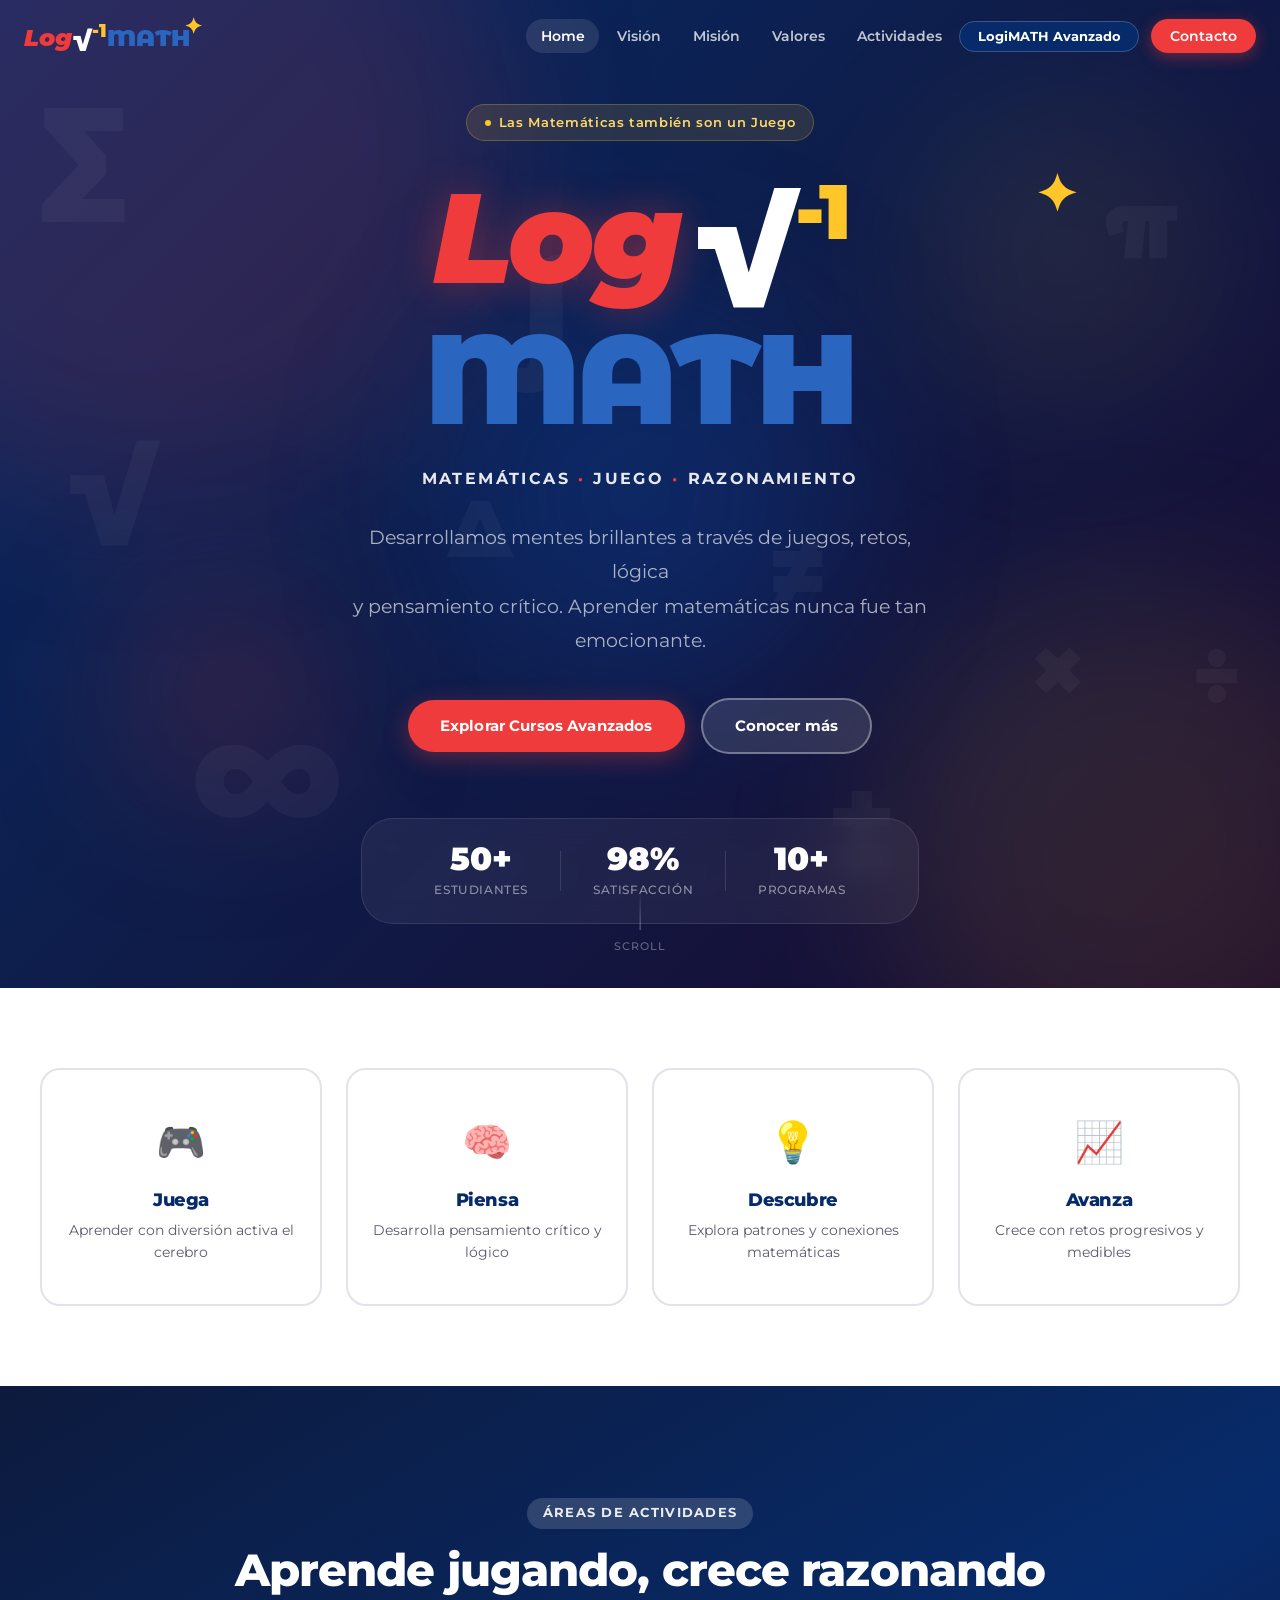
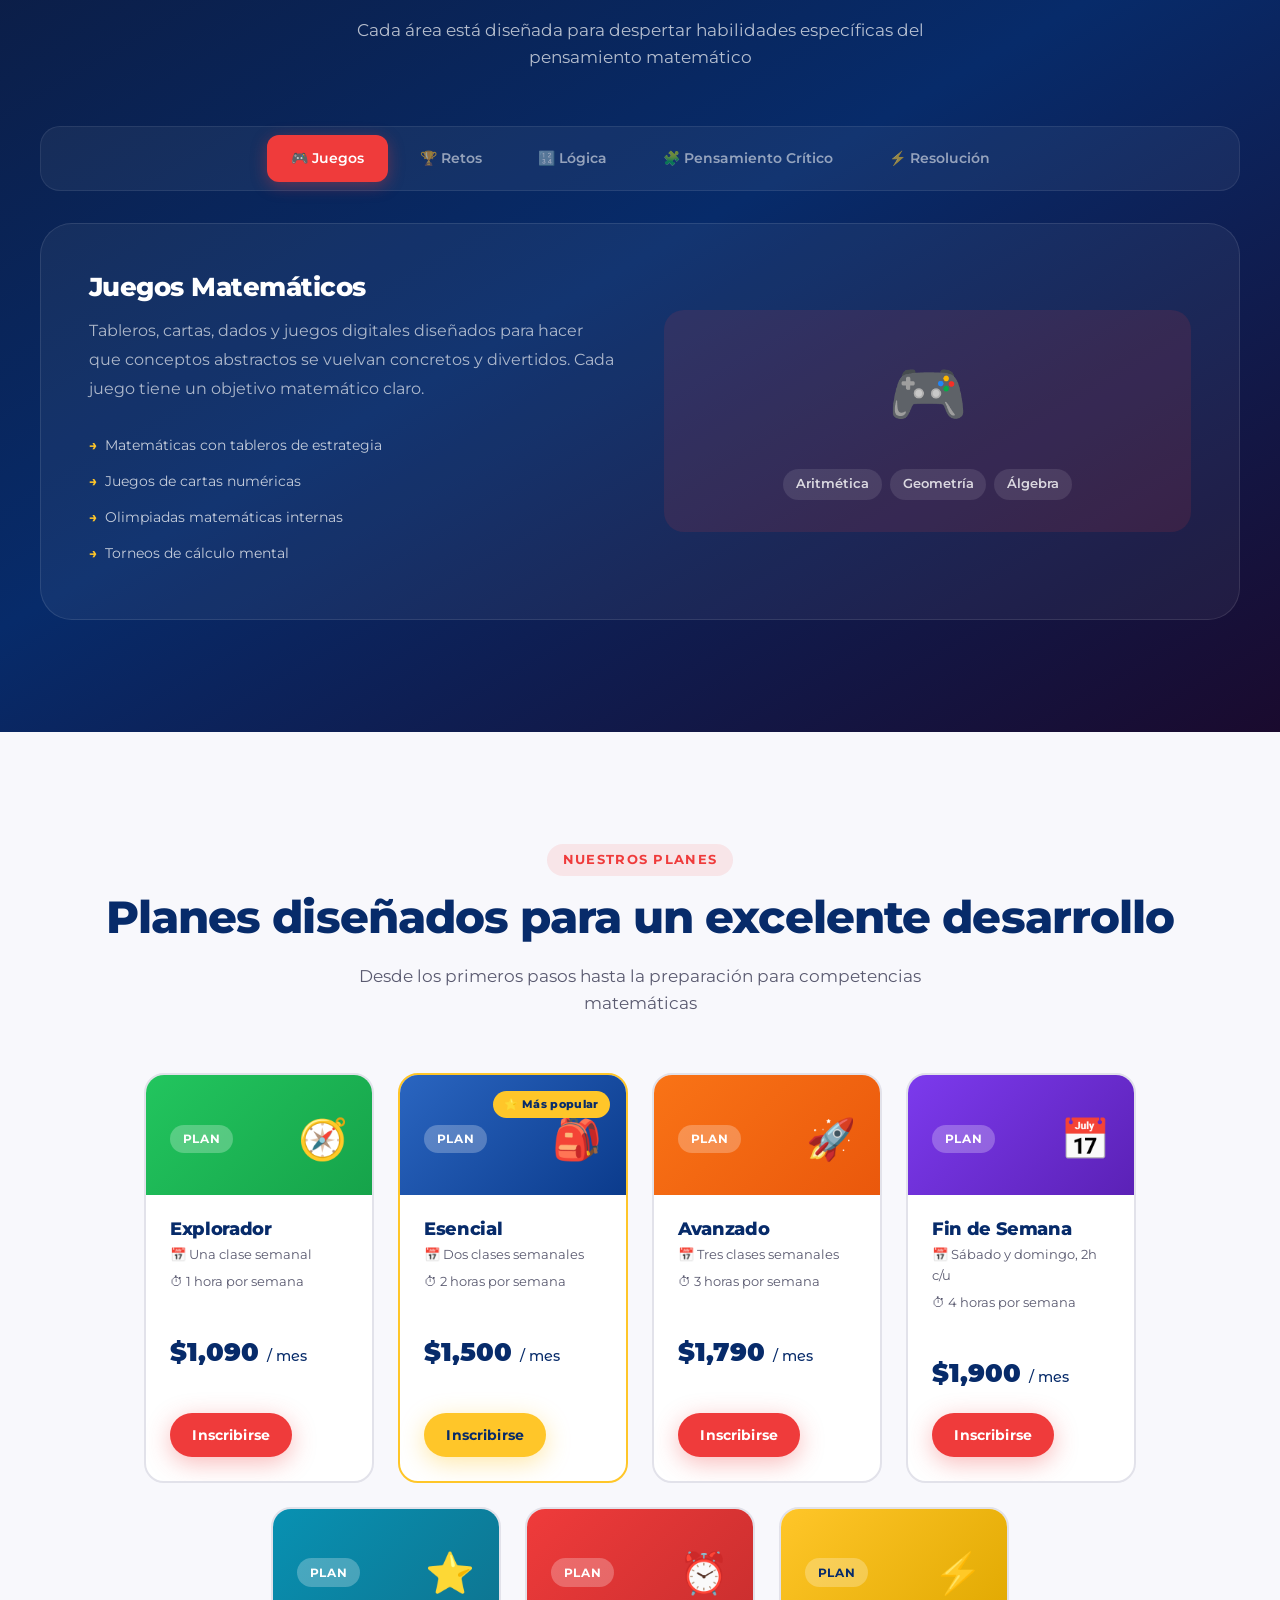
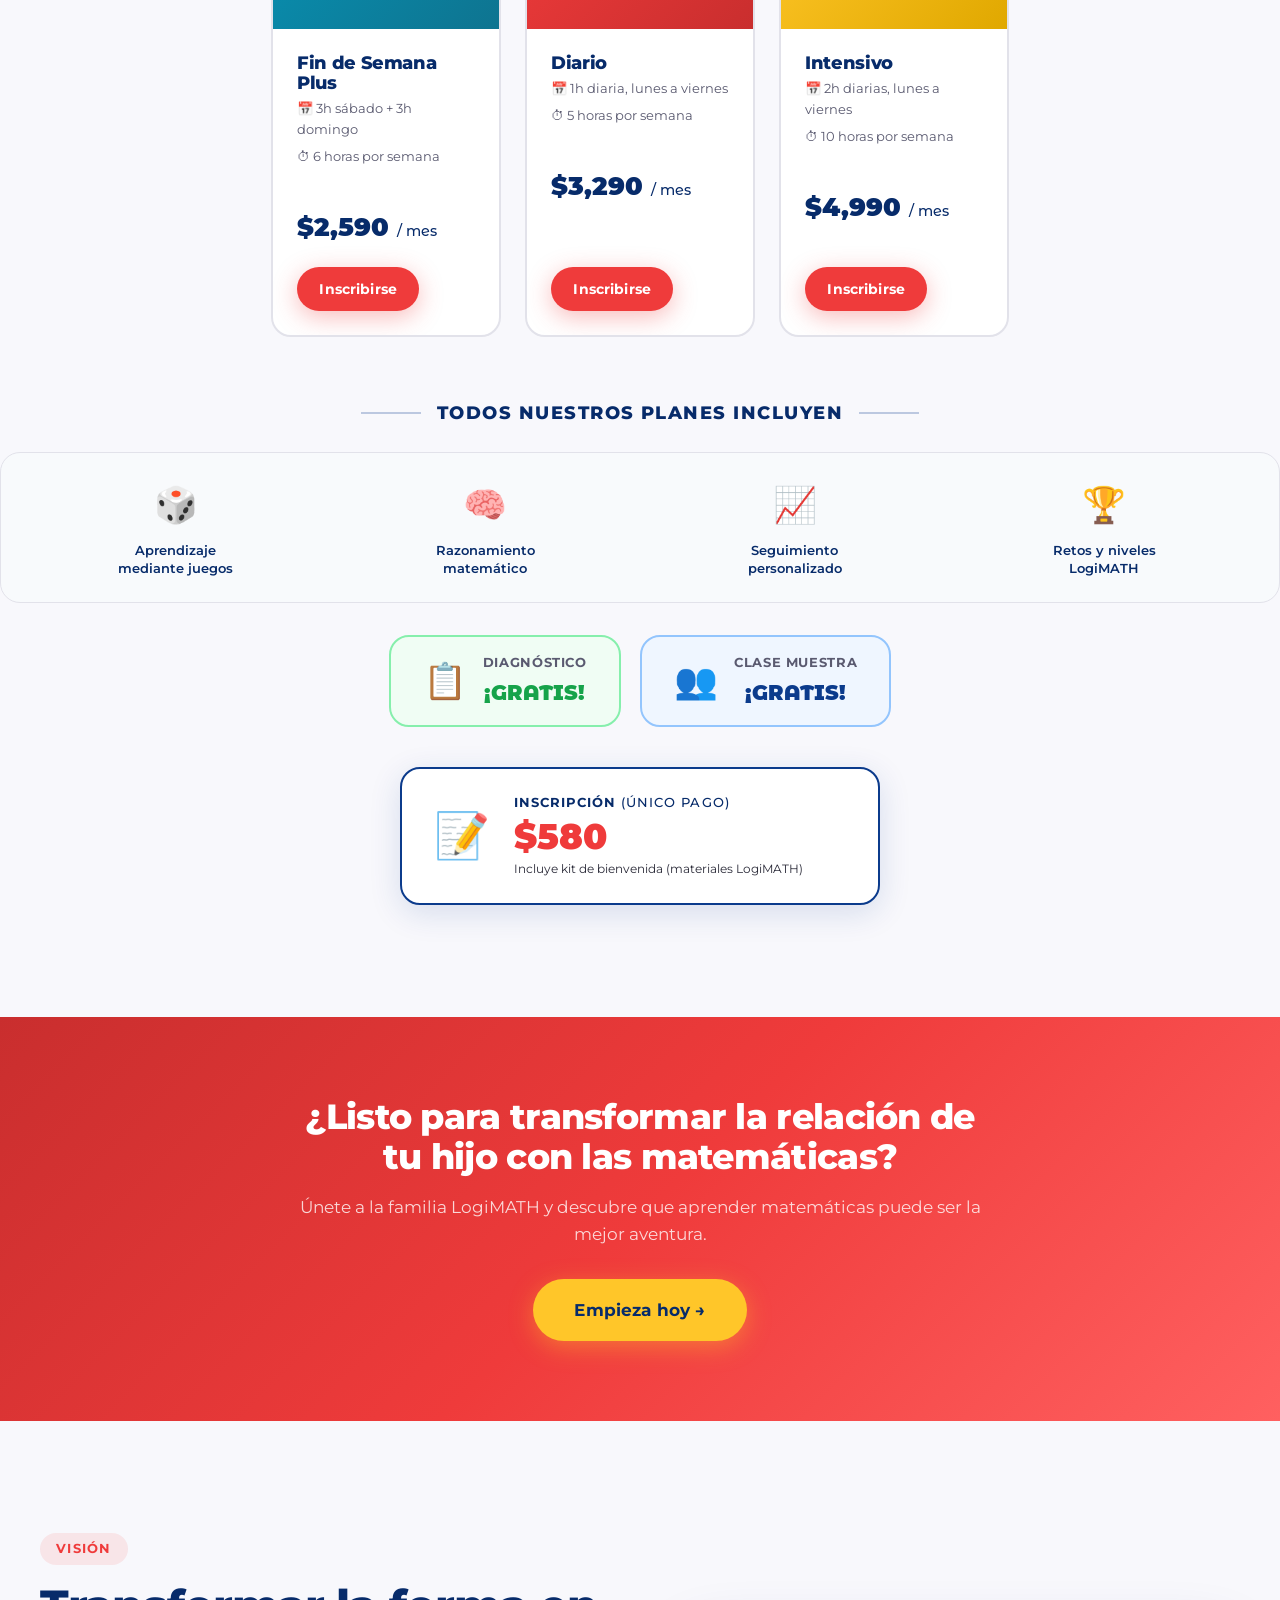
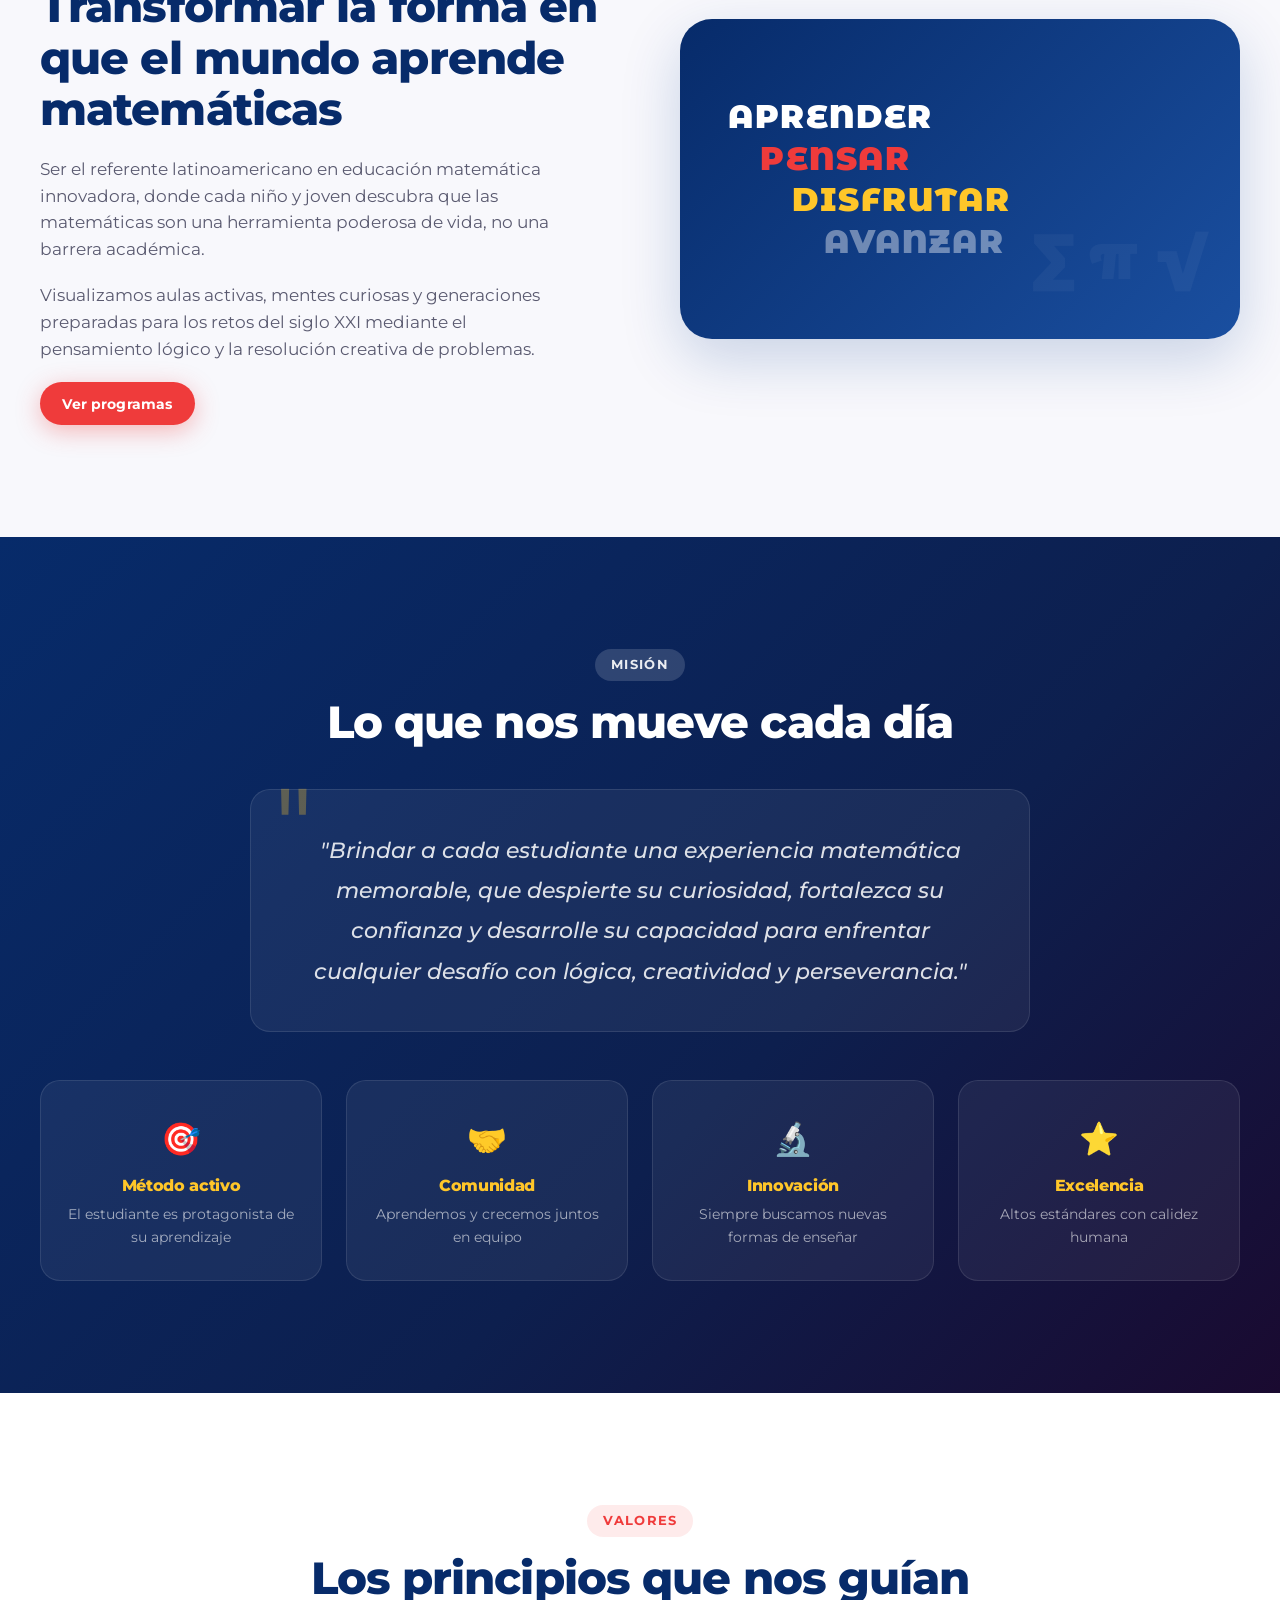
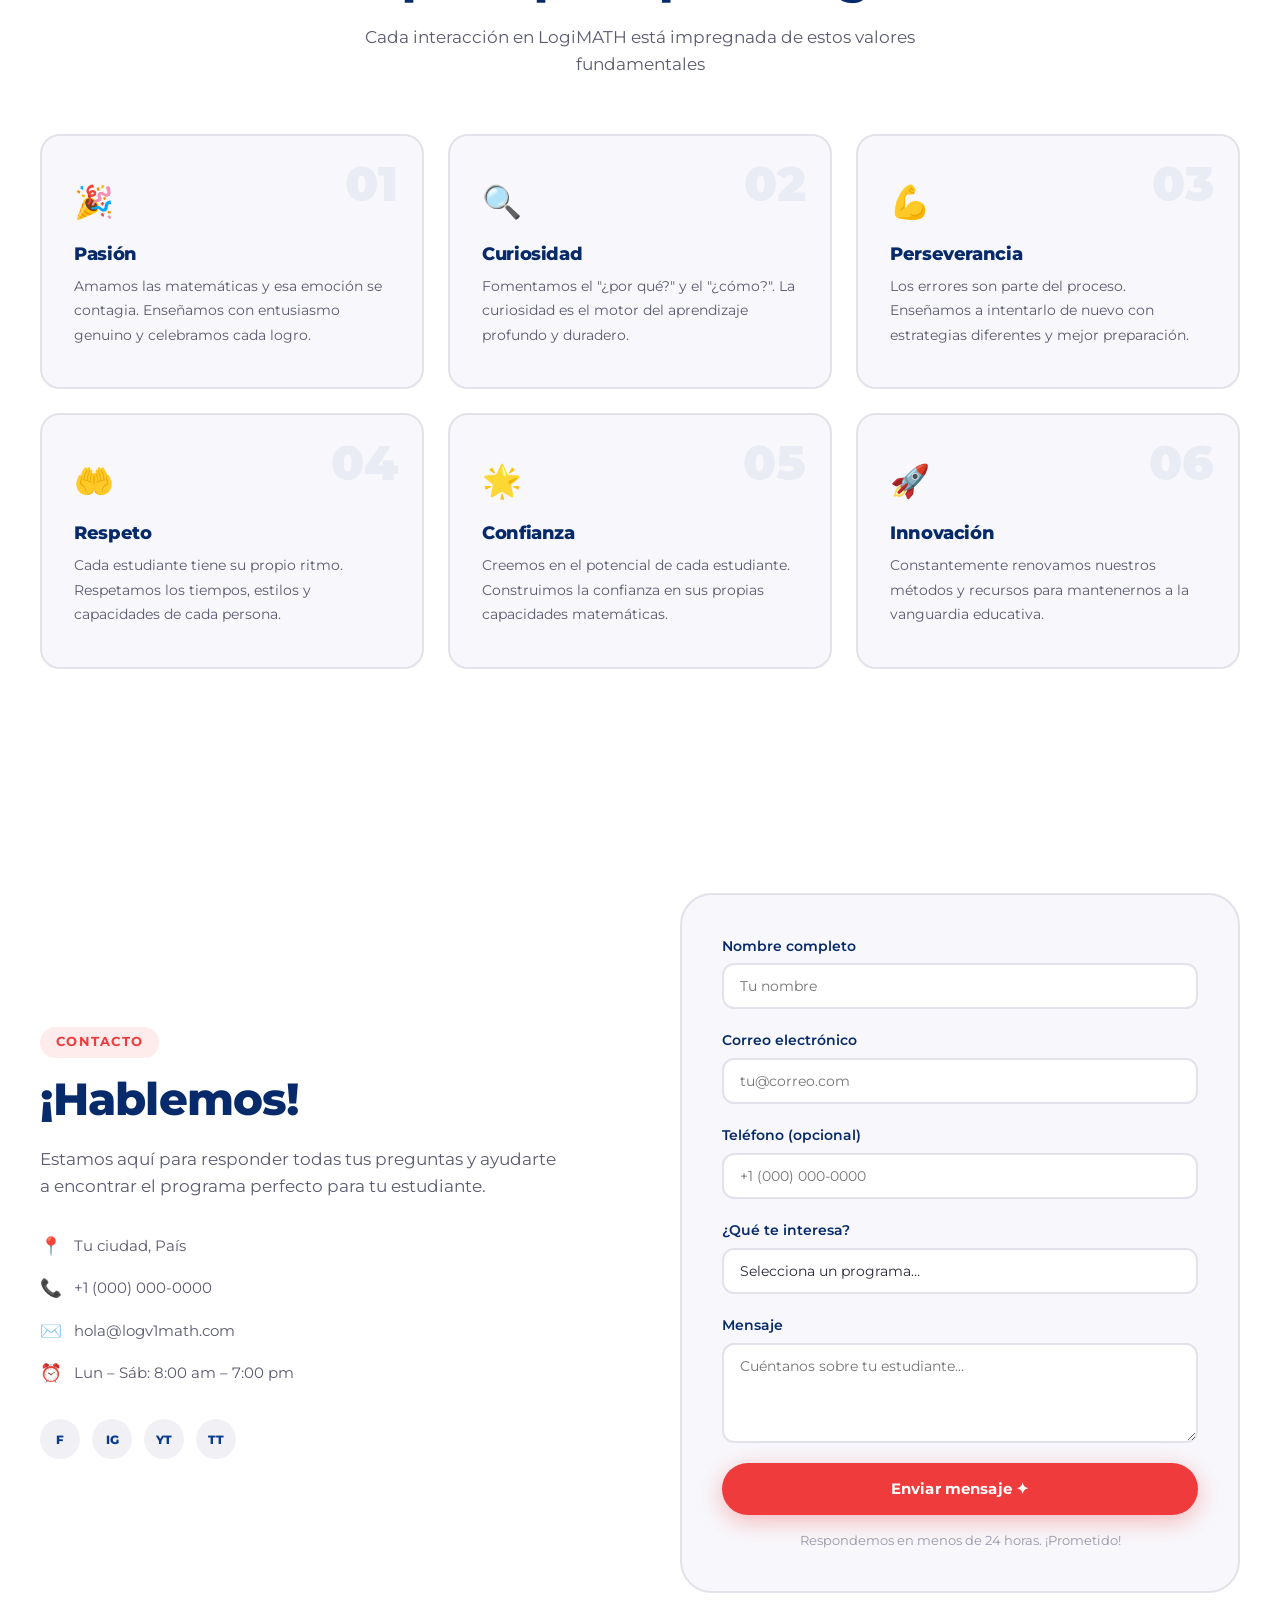
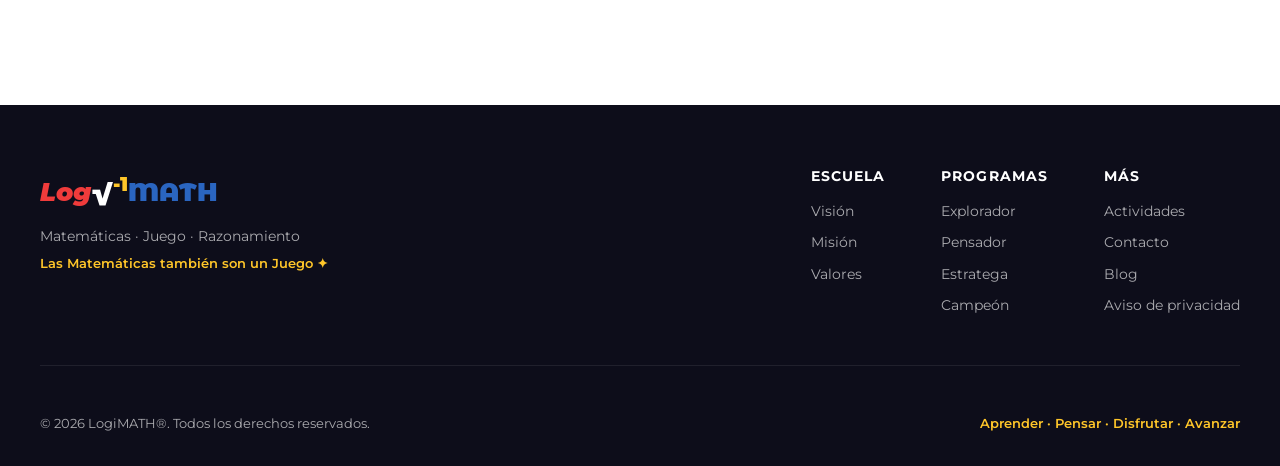
<file: index.html>
<!DOCTYPE html>
<html lang="es">

<head>
  <meta charset="UTF-8" />
  <meta name="viewport" content="width=device-width, initial-scale=1.0" />
  <meta name="description"
    content="LogiMATH — Escuela de matemáticas donde los estudiantes aprenden mediante juegos, retos, lógica y pensamiento crítico. Matemáticas, Juego y Razonamiento." />
  <title>LogiMATH | Matemáticas · Juego · Razonamiento</title>
  <link rel="preconnect" href="https://fonts.googleapis.com" />
  <link rel="preconnect" href="https://fonts.gstatic.com" crossorigin />
  <link
    href="https://fonts.googleapis.com/css2?family=Montserrat+Alternates:wght@400;500;600;700;800;900&family=Montserrat:wght@300;400;500;600;700;800;900&display=swap"
    rel="stylesheet" />
  <link rel="stylesheet" href="styles.css" />
</head>

<body>

  <!-- ═══════════════════════════════════ NAVIGATION ═══════════════════════════════════ -->
  <nav id="navbar" role="navigation" aria-label="Navegación principal">
    <div class="nav-inner">
      <a href="#home" class="nav-logo" aria-label="LogiMATH inicio">
        <span class="logo-text">
          <span class="logo-log">Log</span><span class="logo-sqrt">√<span class="logo-neg">-1</span></span><span
            class="logo-math">MATH</span>
        </span>
        <span class="logo-spark" aria-hidden="true">✦</span>
      </a>

      <button class="nav-hamburger" id="navHamburger" aria-label="Abrir menú" aria-expanded="false"
        aria-controls="navLinks">
        <span></span><span></span><span></span>
      </button>

      <ul class="nav-links" id="navLinks" role="list">
        <li><a href="#home" class="nav-link active" data-section="home">Home</a></li>
        <li><a href="#vision" class="nav-link" data-section="vision">Visión</a></li>
        <li><a href="#mision" class="nav-link" data-section="mision">Misión</a></li>
        <li><a href="#valores" class="nav-link" data-section="valores">Valores</a></li>
        <li><a href="#actividades" class="nav-link" data-section="actividades">Actividades</a></li>
        <li><a href="cursos.html" class="nav-link nav-link--avanzado" id="navCursosAvanzado">LogiMATH Avanzado</a></li>
        <li><a href="#contacto" class="nav-link nav-link--cta" data-section="contacto">Contacto</a></li>
      </ul>
    </div>
  </nav>

  <main>
    <!-- ═══════════════════════════════════ HERO / HOME ═══════════════════════════════════ -->
    <section id="home" class="section section--hero" aria-label="Inicio">
      <div class="hero-bg-shapes" aria-hidden="true">
        <div class="shape shape-1"></div>
        <div class="shape shape-2"></div>
        <div class="shape shape-3"></div>
        <div class="shape shape-4"></div>
        <div class="shape shape-5"></div>
      </div>

      <!-- Floating math symbols -->
      <div class="math-floats" aria-hidden="true">
        <span class="mf mf-1">∑</span>
        <span class="mf mf-2">π</span>
        <span class="mf mf-3">∞</span>
        <span class="mf mf-4">√</span>
        <span class="mf mf-5">÷</span>
        <span class="mf mf-6">×</span>
        <span class="mf mf-7">∫</span>
        <span class="mf mf-8">Δ</span>
        <span class="mf mf-9">±</span>
        <span class="mf mf-10">≠</span>
      </div>

      <div class="hero-content">
        <div class="hero-badge reveal">
          <span class="badge-dot"></span>
          Las Matemáticas también son un Juego
        </div>

        <h1 class="hero-logo reveal reveal--delay-1">
          <span class="hl-log">Log</span><span class="hl-sqrt">√<span class="hl-neg">-1</span></span><span
            class="hl-math">MATH</span><span class="hl-spark" aria-hidden="true">✦</span>
        </h1>

        <p class="hero-tagline reveal reveal--delay-2">
          <span class="tag-pill">Matemáticas</span>
          <span class="tag-dot" aria-hidden="true">●</span>
          <span class="tag-pill">Juego</span>
          <span class="tag-dot" aria-hidden="true">●</span>
          <span class="tag-pill">Razonamiento</span>
        </p>

        <p class="hero-subtitle reveal reveal--delay-3">
          Desarrollamos mentes brillantes a través de juegos, retos, lógica<br>
          y pensamiento crítico. Aprender matemáticas nunca fue tan emocionante.
        </p>

        <div class="hero-actions reveal reveal--delay-4">
          <a href="cursos.html" class="btn btn--primary" id="heroCtaPrimary">Explorar Cursos Avanzados</a>
          <a href="#vision" class="btn btn--ghost" id="heroCtaSecondary">Conocer más</a>
        </div>

        <div class="hero-stats reveal reveal--delay-5">
          <div class="stat-card">
            <span class="stat-num">50<span class="stat-plus">+</span></span>
            <span class="stat-label">Estudiantes</span>
          </div>
          <div class="stat-divider" aria-hidden="true"></div>
          <div class="stat-card">
            <span class="stat-num">95<span class="stat-pct">%</span></span>
            <span class="stat-label">Satisfacción</span>
          </div>
          <div class="stat-divider" aria-hidden="true"></div>
          <div class="stat-card">
            <span class="stat-num">10<span class="stat-plus">+</span></span>
            <span class="stat-label">Programas</span>
          </div>
        </div>
      </div>

      <div class="hero-scroll-indicator" aria-hidden="true">
        <div class="scroll-line"></div>
        <span>Scroll</span>
      </div>
    </section>

    <!-- ══════════════════════════ PILLARS / BRAND STRIP ══════════════════════════ -->
    <section class="section section--pillars" aria-label="Pilares">
      <div class="container">
        <div class="pillars-grid">
          <div class="pillar reveal">
            <div class="pillar-icon" aria-hidden="true">🎮</div>
            <h3>Juega</h3>
            <p>Aprender con diversión activa el cerebro</p>
          </div>
          <div class="pillar reveal reveal--delay-1">
            <div class="pillar-icon" aria-hidden="true">🧠</div>
            <h3>Piensa</h3>
            <p>Desarrolla pensamiento crítico y lógico</p>
          </div>
          <div class="pillar reveal reveal--delay-2">
            <div class="pillar-icon" aria-hidden="true">💡</div>
            <h3>Descubre</h3>
            <p>Explora patrones y conexiones matemáticas</p>
          </div>
          <div class="pillar reveal reveal--delay-3">
            <div class="pillar-icon" aria-hidden="true">📈</div>
            <h3>Avanza</h3>
            <p>Crece con retos progresivos y medibles</p>
          </div>
        </div>
      </div>
    </section>

    <!-- ═══════════════════════════════════ ACTIVIDADES ═══════════════════════════════════ -->
    <section id="actividades" class="section section--actividades" aria-label="Áreas de actividades">
      <div class="container">
        <div class="text-center reveal">
          <span class="section-tag section-tag--light">Áreas de Actividades</span>
          <h2 class="section-title section-title--light">Aprende jugando, crece razonando</h2>
          <p class="section-subtitle section-subtitle--light">Cada área está diseñada para despertar habilidades
            específicas del pensamiento matemático</p>
        </div>
        <div class="actividades-tabs reveal reveal--delay-1">
          <div class="act-tabs-nav" role="tablist" aria-label="Áreas de actividades">
            <button class="act-tab active" role="tab" aria-selected="true" aria-controls="tab-juegos" id="btn-juegos">🎮
              Juegos</button>
            <button class="act-tab" role="tab" aria-selected="false" aria-controls="tab-retos" id="btn-retos">🏆
              Retos</button>
            <button class="act-tab" role="tab" aria-selected="false" aria-controls="tab-logica" id="btn-logica">🔢
              Lógica</button>
            <button class="act-tab" role="tab" aria-selected="false" aria-controls="tab-critico" id="btn-critico">🧩
              Pensamiento Crítico</button>
            <button class="act-tab" role="tab" aria-selected="false" aria-controls="tab-problemas" id="btn-problemas">⚡
              Resolución</button>
          </div>
          <div class="act-tabs-content">
            <div class="act-panel active" id="tab-juegos" role="tabpanel" aria-labelledby="btn-juegos">
              <div class="act-panel-inner">
                <div class="act-info">
                  <h3>Juegos Matemáticos</h3>
                  <p>Tableros, cartas, dados y juegos digitales diseñados para hacer que conceptos abstractos se vuelvan
                    concretos y divertidos. Cada juego tiene un objetivo matemático claro.</p>
                  <ul class="act-list">
                    <li>Matemáticas con tableros de estrategia</li>
                    <li>Juegos de cartas numéricas</li>
                    <li>Olimpiadas matemáticas internas</li>
                    <li>Torneos de cálculo mental</li>
                  </ul>
                </div>
                <div class="act-visual act-visual--juegos" aria-hidden="true">
                  <div class="av-emoji">🎮</div>
                  <div class="av-pills">
                    <span>Aritmética</span><span>Geometría</span><span>Álgebra</span>
                  </div>
                </div>
              </div>
            </div>
            <div class="act-panel" id="tab-retos" role="tabpanel" aria-labelledby="btn-retos">
              <div class="act-panel-inner">
                <div class="act-info">
                  <h3>Retos Semanales</h3>
                  <p>Desafíos cronometrados y progresivos que mantienen motivados a los estudiantes. Cada semana nuevos
                    problemas que superan el nivel anterior.</p>
                  <ul class="act-list">
                    <li>Problemas de la semana con premios</li>
                    <li>Ranking y tabla de líderes</li>
                    <li>Retos colaborativos en equipo</li>
                    <li>Desafíos de velocidad mental</li>
                  </ul>
                </div>
                <div class="act-visual act-visual--retos" aria-hidden="true">
                  <div class="av-emoji">🏆</div>
                  <div class="av-pills">
                    <span>Competición</span><span>Motivación</span><span>Progreso</span>
                  </div>
                </div>
              </div>
            </div>
            <div class="act-panel" id="tab-logica" role="tabpanel" aria-labelledby="btn-logica">
              <div class="act-panel-inner">
                <div class="act-info">
                  <h3>Lógica y Razonamiento</h3>
                  <p>Ejercicios de deducción, secuencias, patrones y razonamiento abstracto que fortalecen la mente más
                    allá de las fórmulas.</p>
                  <ul class="act-list">
                    <li>Puzzles lógicos y acertijos</li>
                    <li>Secuencias numéricas y geométricas</li>
                    <li>Inferencia y deducción</li>
                    <li>Modelado matemático</li>
                  </ul>
                </div>
                <div class="act-visual act-visual--logica" aria-hidden="true">
                  <div class="av-emoji">🔢</div>
                  <div class="av-pills">
                    <span>Deducción</span><span>Patrones</span><span>Abstracción</span>
                  </div>
                </div>
              </div>
            </div>
            <div class="act-panel" id="tab-critico" role="tabpanel" aria-labelledby="btn-critico">
              <div class="act-panel-inner">
                <div class="act-info">
                  <h3>Pensamiento Crítico</h3>
                  <p>Analizamos, cuestionamos y evaluamos. Enseñamos a los estudiantes a no aceptar respuestas sin
                    entender el "por qué" detrás de ellas.</p>
                  <ul class="act-list">
                    <li>Análisis de errores matemáticos</li>
                    <li>Debates y argumentación lógica</li>
                    <li>Proyectos de investigación matemática</li>
                    <li>Evaluación de estrategias de solución</li>
                  </ul>
                </div>
                <div class="act-visual act-visual--critico" aria-hidden="true">
                  <div class="av-emoji">🧩</div>
                  <div class="av-pills">
                    <span>Análisis</span><span>Argumentación</span><span>Evaluación</span>
                  </div>
                </div>
              </div>
            </div>
            <div class="act-panel" id="tab-problemas" role="tabpanel" aria-labelledby="btn-problemas">
              <div class="act-panel-inner">
                <div class="act-info">
                  <h3>Resolución de Problemas</h3>
                  <p>El corazón de nuestro método. Los estudiantes aprenden estrategias universales para abordar
                    cualquier tipo de problema, matemático o de la vida real.</p>
                  <ul class="act-list">
                    <li>Método de Polya y estrategias de resolución</li>
                    <li>Problemas con contexto real</li>
                    <li>Trabajo en equipo interdisciplinario</li>
                    <li>Presentación y defensa de soluciones</li>
                  </ul>
                </div>
                <div class="act-visual act-visual--problemas" aria-hidden="true">
                  <div class="av-emoji">⚡</div>
                  <div class="av-pills">
                    <span>Estrategias</span><span>Creatividad</span><span>Aplicación</span>
                  </div>
                </div>
              </div>
            </div>
          </div>
        </div>
      </div>
    </section>

    <!-- ═══════════════════════════════════ CURSOS ═══════════════════════════════════ -->
    <section id="cursos" class="section section--cursos" aria-label="Nuestros Planes">
      <div class="container">
        <div class="text-center reveal">
          <span class="section-tag">Nuestros Planes</span>
          <h2 class="section-title">Planes diseñados para un excelente desarrollo</h2>
          <p class="section-subtitle">Desde los primeros pasos hasta la preparación para competencias matemáticas</p>
        </div>
        <div class="cursos-grid cursos-grid--planes">

          <!-- 1. EXPLORADOR -->
          <article class="curso-card reveal" aria-label="Plan Explorador">
            <div class="cc-header cc-header--green">
              <div class="cc-level">Plan</div>
              <div class="cc-icon" aria-hidden="true">🧭</div>
            </div>
            <div class="cc-body">
              <h3>Explorador</h3>
              <ul class="cc-features">
                <li>📅 Una clase semanal</li>
                <li>⏱ 1 hora por semana</li>
              </ul>
              <div class="cc-price">$1,090 <span class="cc-period">/ mes</span></div>
              <div class="cc-footer">
                <a href="#contacto" class="btn btn--primary btn--sm" id="planExploradorCta">Inscribirse</a>
              </div>
            </div>
          </article>

          <!-- 2. ESENCIAL (más popular) -->
          <article class="curso-card curso-card--featured reveal reveal--delay-1" aria-label="Plan Esencial">
            <div class="cc-badge">⭐ Más popular</div>
            <div class="cc-header cc-header--blue">
              <div class="cc-level">Plan</div>
              <div class="cc-icon" aria-hidden="true">🎒</div>
            </div>
            <div class="cc-body">
              <h3>Esencial</h3>
              <ul class="cc-features">
                <li>📅 Dos clases semanales</li>
                <li>⏱ 2 horas por semana</li>
              </ul>
              <div class="cc-price">$1,500 <span class="cc-period">/ mes</span></div>
              <div class="cc-footer">
                <a href="#contacto" class="btn btn--yellow btn--sm" id="planEsencialCta">Inscribirse</a>
              </div>
            </div>
          </article>

          <!-- 3. AVANZADO -->
          <article class="curso-card reveal reveal--delay-2" aria-label="Plan Avanzado">
            <div class="cc-header cc-header--orange">
              <div class="cc-level">Plan</div>
              <div class="cc-icon" aria-hidden="true">🚀</div>
            </div>
            <div class="cc-body">
              <h3>Avanzado</h3>
              <ul class="cc-features">
                <li>📅 Tres clases semanales</li>
                <li>⏱ 3 horas por semana</li>
              </ul>
              <div class="cc-price">$1,790 <span class="cc-period">/ mes</span></div>
              <div class="cc-footer">
                <a href="#contacto" class="btn btn--primary btn--sm" id="planAvanzadoCta">Inscribirse</a>
              </div>
            </div>
          </article>

          <!-- 4. FIN DE SEMANA -->
          <article class="curso-card reveal reveal--delay-3" aria-label="Plan Fin de Semana">
            <div class="cc-header cc-header--purple">
              <div class="cc-level">Plan</div>
              <div class="cc-icon" aria-hidden="true">📅</div>
            </div>
            <div class="cc-body">
              <h3>Fin de Semana</h3>
              <ul class="cc-features">
                <li>📅 Sábado y domingo, 2h c/u</li>
                <li>⏱ 4 horas por semana</li>
              </ul>
              <div class="cc-price">$1,900 <span class="cc-period">/ mes</span></div>
              <div class="cc-footer">
                <a href="#contacto" class="btn btn--primary btn--sm" id="planFinSemanaCta">Inscribirse</a>
              </div>
            </div>
          </article>

          <!-- 5. FIN DE SEMANA PLUS -->
          <article class="curso-card reveal" aria-label="Plan Fin de Semana Plus">
            <div class="cc-header cc-header--teal">
              <div class="cc-level">Plan</div>
              <div class="cc-icon" aria-hidden="true">⭐</div>
            </div>
            <div class="cc-body">
              <h3>Fin de Semana Plus</h3>
              <ul class="cc-features">
                <li>📅 3h sábado + 3h domingo</li>
                <li>⏱ 6 horas por semana</li>
              </ul>
              <div class="cc-price">$2,590 <span class="cc-period">/ mes</span></div>
              <div class="cc-footer">
                <a href="#contacto" class="btn btn--primary btn--sm" id="planFinSemanaPlusCta">Inscribirse</a>
              </div>
            </div>
          </article>

          <!-- 6. DIARIO -->
          <article class="curso-card reveal reveal--delay-1" aria-label="Plan Diario">
            <div class="cc-header cc-header--red">
              <div class="cc-level">Plan</div>
              <div class="cc-icon" aria-hidden="true">⏰</div>
            </div>
            <div class="cc-body">
              <h3>Diario</h3>
              <ul class="cc-features">
                <li>📅 1h diaria, lunes a viernes</li>
                <li>⏱ 5 horas por semana</li>
              </ul>
              <div class="cc-price">$3,290 <span class="cc-period">/ mes</span></div>
              <div class="cc-footer">
                <a href="#contacto" class="btn btn--primary btn--sm" id="planDiarioCta">Inscribirse</a>
              </div>
            </div>
          </article>

          <!-- 7. INTENSIVO -->
          <article class="curso-card reveal reveal--delay-2" aria-label="Plan Intensivo">
            <div class="cc-header cc-header--gold">
              <div class="cc-level">Plan</div>
              <div class="cc-icon" aria-hidden="true">⚡</div>
            </div>
            <div class="cc-body">
              <h3>Intensivo</h3>
              <ul class="cc-features">
                <li>📅 2h diarias, lunes a viernes</li>
                <li>⏱ 10 horas por semana</li>
              </ul>
              <div class="cc-price">$4,990 <span class="cc-period">/ mes</span></div>
              <div class="cc-footer">
                <a href="#contacto" class="btn btn--primary btn--sm" id="planIntensivoCta">Inscribirse</a>
              </div>
            </div>
        </div>
        </article>

      </div><!-- /cursos-grid -->

      <!-- ── Todos nuestros planes incluyen ── -->
      <div class="planes-incluyen reveal">
        <h3 class="planes-incluyen__title">Todos nuestros planes incluyen</h3>
        <div class="planes-beneficios">
          <div class="pb-item">
            <span class="pb-icon">🎲</span>
            <p>Aprendizaje<br>mediante juegos</p>
          </div>
          <div class="pb-item">
            <span class="pb-icon">🧠</span>
            <p>Razonamiento<br>matemático</p>
          </div>
          <div class="pb-item">
            <span class="pb-icon">📈</span>
            <p>Seguimiento<br>personalizado</p>
          </div>
          <div class="pb-item">
            <span class="pb-icon">🏆</span>
            <p>Retos y niveles<br>LogiMATH</p>
          </div>
        </div>
        <div class="planes-gratis">
          <div class="pg-card pg-card--green">
            <span class="pg-icon">📋</span>
            <div>
              <p class="pg-label">Diagnóstico</p>
              <p class="pg-gratis">¡GRATIS!</p>
            </div>
          </div>
          <div class="pg-card pg-card--blue">
            <span class="pg-icon">👥</span>
            <div>
              <p class="pg-label">Clase Muestra</p>
              <p class="pg-gratis">¡GRATIS!</p>
            </div>
          </div>
        </div>
      </div>

      <!-- ── Inscripción ── -->
      <div class="inscripcion-card reveal">
        <div class="inscripcion-inner">
          <span class="inscripcion-icon">📝</span>
          <div class="inscripcion-info">
            <p class="inscripcion-label">Inscripción <span>(Único Pago)</span></p>
            <p class="inscripcion-price">$580</p>
            <p class="inscripcion-desc">Incluye kit de bienvenida (materiales LogiMATH)</p>
          </div>
        </div>
      </div>

      </div><!-- /container -->
    </section><!-- /cursos -->


    <!-- ═══════════════════════════════════ CTA BAND ═══════════════════════════════════ -->
    <section class="section section--cta-band" aria-label="Llamada a la acción">
      <div class="container">
        <div class="cta-band-inner reveal">
          <h2>¿Listo para transformar la relación de tu hijo con las matemáticas?</h2>
          <p>Únete a la familia LogiMATH y descubre que aprender matemáticas puede ser la mejor aventura.</p>
          <a href="#contacto" class="btn btn--yellow btn--lg" id="ctaBandBtn">Empieza hoy →</a>
        </div>
      </div>
    </section>

    <!-- ═══════════════════════════════════ VISIÓN ═══════════════════════════════════ -->
    <section id="vision" class="section section--vision" aria-label="Visión">
      <div class="container container--split">
        <div class="split-text reveal">
          <span class="section-tag">Visión</span>
          <h2 class="section-title">Transformar la forma en que el mundo aprende matemáticas</h2>
          <p class="section-body">
            Ser el referente latinoamericano en educación matemática innovadora, donde cada niño y joven descubra que
            las matemáticas son una herramienta poderosa de vida, no una barrera académica.
          </p>
          <p class="section-body">
            Visualizamos aulas activas, mentes curiosas y generaciones preparadas para los retos del siglo XXI mediante
            el pensamiento lógico y la resolución creativa de problemas.
          </p>
          <a href="#cursos" class="btn btn--primary btn--sm" id="visionCta">Ver programas</a>
        </div>
        <div class="split-visual reveal reveal--delay-2">
          <div class="vision-card">
            <div class="vc-inner">
              <div class="vc-word">APRENDER</div>
              <div class="vc-word vc-w2">PENSAR</div>
              <div class="vc-word vc-w3">DISFRUTAR</div>
              <div class="vc-word vc-w4">AVANZAR</div>
            </div>
            <div class="vc-deco" aria-hidden="true">
              <span>∑</span><span>π</span><span>√</span>
            </div>
          </div>
        </div>
      </div>
    </section>

    <!-- ═══════════════════════════════════ MISIÓN ═══════════════════════════════════ -->
    <section id="mision" class="section section--mision" aria-label="Misión">
      <div class="container">
        <div class="text-center reveal">
          <span class="section-tag section-tag--light">Misión</span>
          <h2 class="section-title section-title--light">Lo que nos mueve cada día</h2>
        </div>
        <div class="mision-quote reveal reveal--delay-1">
          <blockquote>
            "Brindar a cada estudiante una experiencia matemática memorable, que despierte su curiosidad, fortalezca su
            confianza y desarrolle su capacidad para enfrentar cualquier desafío con lógica, creatividad y
            perseverancia."
          </blockquote>
        </div>
        <div class="mision-pillars reveal reveal--delay-2">
          <div class="mp-card">
            <div class="mp-icon" aria-hidden="true">🎯</div>
            <h4>Método activo</h4>
            <p>El estudiante es protagonista de su aprendizaje</p>
          </div>
          <div class="mp-card">
            <div class="mp-icon" aria-hidden="true">🤝</div>
            <h4>Comunidad</h4>
            <p>Aprendemos y crecemos juntos en equipo</p>
          </div>
          <div class="mp-card">
            <div class="mp-icon" aria-hidden="true">🔬</div>
            <h4>Innovación</h4>
            <p>Siempre buscamos nuevas formas de enseñar</p>
          </div>
          <div class="mp-card">
            <div class="mp-icon" aria-hidden="true">⭐</div>
            <h4>Excelencia</h4>
            <p>Altos estándares con calidez humana</p>
          </div>
        </div>
      </div>
    </section>

    <!-- ═══════════════════════════════════ VALORES ═══════════════════════════════════ -->
    <section id="valores" class="section section--valores" aria-label="Valores">
      <div class="container">
        <div class="text-center reveal">
          <span class="section-tag">Valores</span>
          <h2 class="section-title">Los principios que nos guían</h2>
          <p class="section-subtitle">Cada interacción en LogiMATH está impregnada de estos valores fundamentales</p>
        </div>
        <div class="valores-grid">
          <div class="valor-card reveal">
            <div class="valor-num" aria-hidden="true">01</div>
            <div class="valor-icon" aria-hidden="true">🎉</div>
            <h3>Pasión</h3>
            <p>Amamos las matemáticas y esa emoción se contagia. Enseñamos con entusiasmo genuino y celebramos cada
              logro.</p>
            <div class="valor-bar" aria-hidden="true"></div>
          </div>
          <div class="valor-card reveal reveal--delay-1">
            <div class="valor-num" aria-hidden="true">02</div>
            <div class="valor-icon" aria-hidden="true">🔍</div>
            <h3>Curiosidad</h3>
            <p>Fomentamos el "¿por qué?" y el "¿cómo?". La curiosidad es el motor del aprendizaje profundo y duradero.
            </p>
            <div class="valor-bar" aria-hidden="true"></div>
          </div>
          <div class="valor-card reveal reveal--delay-2">
            <div class="valor-num" aria-hidden="true">03</div>
            <div class="valor-icon" aria-hidden="true">💪</div>
            <h3>Perseverancia</h3>
            <p>Los errores son parte del proceso. Enseñamos a intentarlo de nuevo con estrategias diferentes y mejor
              preparación.</p>
            <div class="valor-bar" aria-hidden="true"></div>
          </div>
          <div class="valor-card reveal reveal--delay-3">
            <div class="valor-num" aria-hidden="true">04</div>
            <div class="valor-icon" aria-hidden="true">🤲</div>
            <h3>Respeto</h3>
            <p>Cada estudiante tiene su propio ritmo. Respetamos los tiempos, estilos y capacidades de cada persona.</p>
            <div class="valor-bar" aria-hidden="true"></div>
          </div>
          <div class="valor-card reveal">
            <div class="valor-num" aria-hidden="true">05</div>
            <div class="valor-icon" aria-hidden="true">🌟</div>
            <h3>Confianza</h3>
            <p>Creemos en el potencial de cada estudiante. Construimos la confianza en sus propias capacidades
              matemáticas.</p>
            <div class="valor-bar" aria-hidden="true"></div>
          </div>
          <div class="valor-card reveal reveal--delay-1">
            <div class="valor-num" aria-hidden="true">06</div>
            <div class="valor-icon" aria-hidden="true">🚀</div>
            <h3>Innovación</h3>
            <p>Constantemente renovamos nuestros métodos y recursos para mantenernos a la vanguardia educativa.</p>
            <div class="valor-bar" aria-hidden="true"></div>
          </div>
        </div>
      </div>
    </section>

    <!-- ═══════════════════════════════════ CONTACTO ═══════════════════════════════════ -->
    <section id="contacto" class="section section--contacto" aria-label="Contacto">
      <div class="container container--split">
        <div class="split-text reveal">
          <span class="section-tag">Contacto</span>
          <h2 class="section-title">¡Hablemos!</h2>
          <p class="section-body">Estamos aquí para responder todas tus preguntas y ayudarte a encontrar el programa
            perfecto para tu estudiante.</p>
          <div class="contact-info">
            <div class="ci-item">
              <span class="ci-icon" aria-hidden="true">📍</span>
              <span>Tu ciudad, País</span>
            </div>
            <div class="ci-item">
              <span class="ci-icon" aria-hidden="true">📞</span>
              <span>+1 (000) 000-0000</span>
            </div>
            <div class="ci-item">
              <span class="ci-icon" aria-hidden="true">✉️</span>
              <span>hola@logv1math.com</span>
            </div>
            <div class="ci-item">
              <span class="ci-icon" aria-hidden="true">⏰</span>
              <span>Lun – Sáb: 8:00 am – 7:00 pm</span>
            </div>
          </div>
          <div class="social-links">
            <a href="#" class="social-link" aria-label="Facebook de LogiMATH" id="socialFb">f</a>
            <a href="#" class="social-link" aria-label="Instagram de LogiMATH" id="socialIg">ig</a>
            <a href="#" class="social-link" aria-label="YouTube de LogiMATH" id="socialYt">yt</a>
            <a href="#" class="social-link" aria-label="TikTok de LogiMATH" id="socialTk">tt</a>
          </div>
        </div>

        <div class="split-form reveal reveal--delay-2">
          <form class="contact-form" id="contactForm" novalidate aria-label="Formulario de contacto">
            <div class="form-group">
              <label for="nombre">Nombre completo</label>
              <input type="text" id="nombre" name="nombre" placeholder="Tu nombre" autocomplete="name" required />
            </div>
            <div class="form-group">
              <label for="email">Correo electrónico</label>
              <input type="email" id="email" name="email" placeholder="tu@correo.com" autocomplete="email" required />
            </div>
            <div class="form-group">
              <label for="telefono">Teléfono (opcional)</label>
              <input type="tel" id="telefono" name="telefono" placeholder="+1 (000) 000-0000" autocomplete="tel" />
            </div>
            <div class="form-group">
              <label for="interes">¿Qué te interesa?</label>
              <select id="interes" name="interes" required>
                <option value="" disabled selected>Selecciona un programa…</option>
                <option value="explorador">Explorador Matemático (6-8 años)</option>
                <option value="pensador">Pensador Activo (9-11 años)</option>
                <option value="estratega">Estratega Matemático (12-14 años)</option>
                <option value="campeon">Campeón Olímpico (15-18 años)</option>
                <option value="otro">Otro / Información general</option>
              </select>
            </div>
            <div class="form-group">
              <label for="mensaje">Mensaje</label>
              <textarea id="mensaje" name="mensaje" placeholder="Cuéntanos sobre tu estudiante…" rows="4"></textarea>
            </div>
            <button type="submit" class="btn btn--primary btn--full" id="submitContacto">Enviar mensaje ✦</button>
            <p class="form-note">Respondemos en menos de 24 horas. ¡Prometido!</p>
          </form>
        </div>
      </div>
    </section>
  </main>

  <!-- ═══════════════════════════════════ FOOTER ═══════════════════════════════════ -->
  <footer class="site-footer" role="contentinfo">
    <div class="container">
      <div class="footer-top">
        <div class="footer-brand">
          <span class="footer-logo">
            <span class="logo-log">Log</span><span class="logo-sqrt">√<span class="logo-neg">-1</span></span><span
              class="logo-math">MATH</span>
          </span>
          <p class="footer-tagline">Matemáticas · Juego · Razonamiento</p>
          <p class="footer-slogan">Las Matemáticas también son un Juego ✦</p>
        </div>
        <nav class="footer-nav" aria-label="Navegación del pie de página">
          <div class="fn-col">
            <h4>Escuela</h4>
            <a href="#vision">Visión</a>
            <a href="#mision">Misión</a>
            <a href="#valores">Valores</a>
          </div>
          <div class="fn-col">
            <h4>Programas</h4>
            <a href="#cursos">Explorador</a>
            <a href="#cursos">Pensador</a>
            <a href="#cursos">Estratega</a>
            <a href="#cursos">Campeón</a>
          </div>
          <div class="fn-col">
            <h4>Más</h4>
            <a href="#actividades">Actividades</a>
            <a href="#contacto">Contacto</a>
            <a href="#">Blog</a>
            <a href="#">Aviso de privacidad</a>
          </div>
        </nav>
      </div>
      <div class="footer-bottom">
        <p>© <span id="footerYear"></span> LogiMATH®. Todos los derechos reservados.</p>
        <p class="footer-motto">Aprender · Pensar · Disfrutar · Avanzar</p>
      </div>
    </div>
  </footer>

  <script src="script.js"></script>
</body>

</html>
</file>
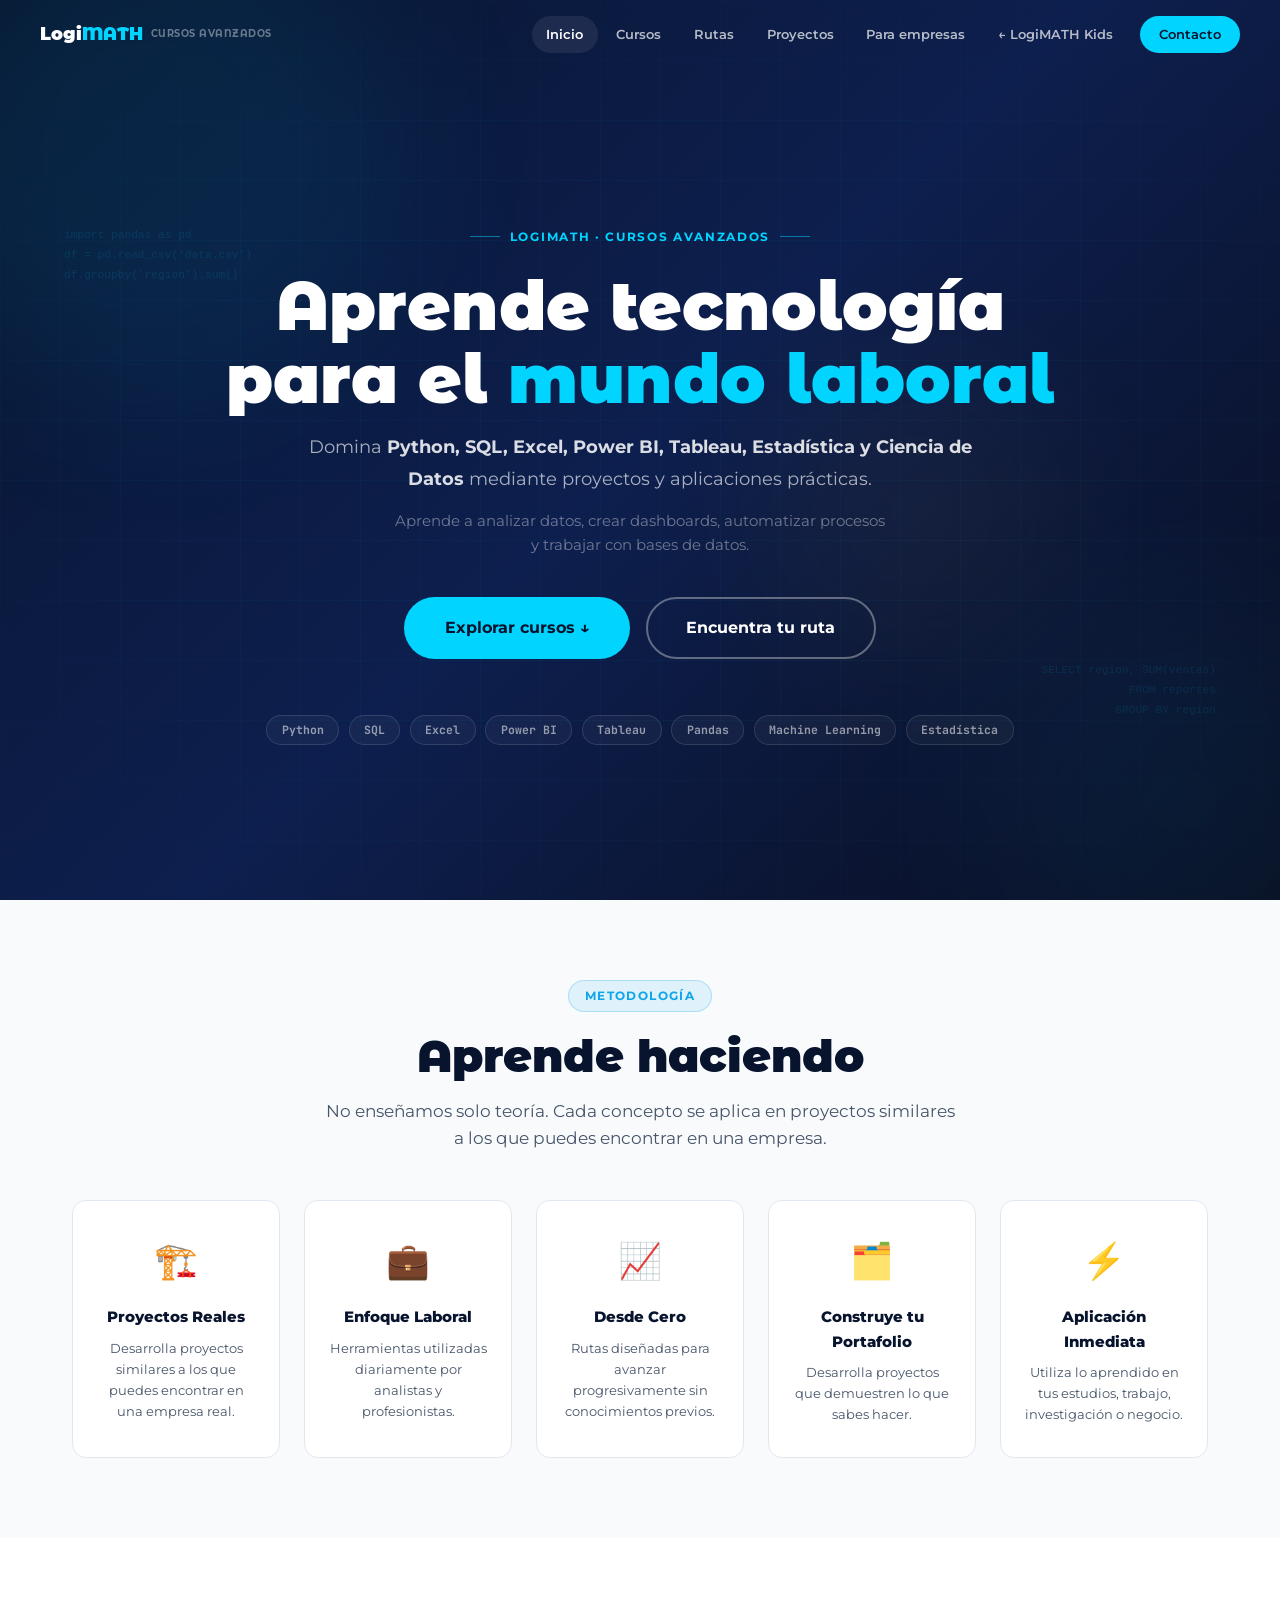
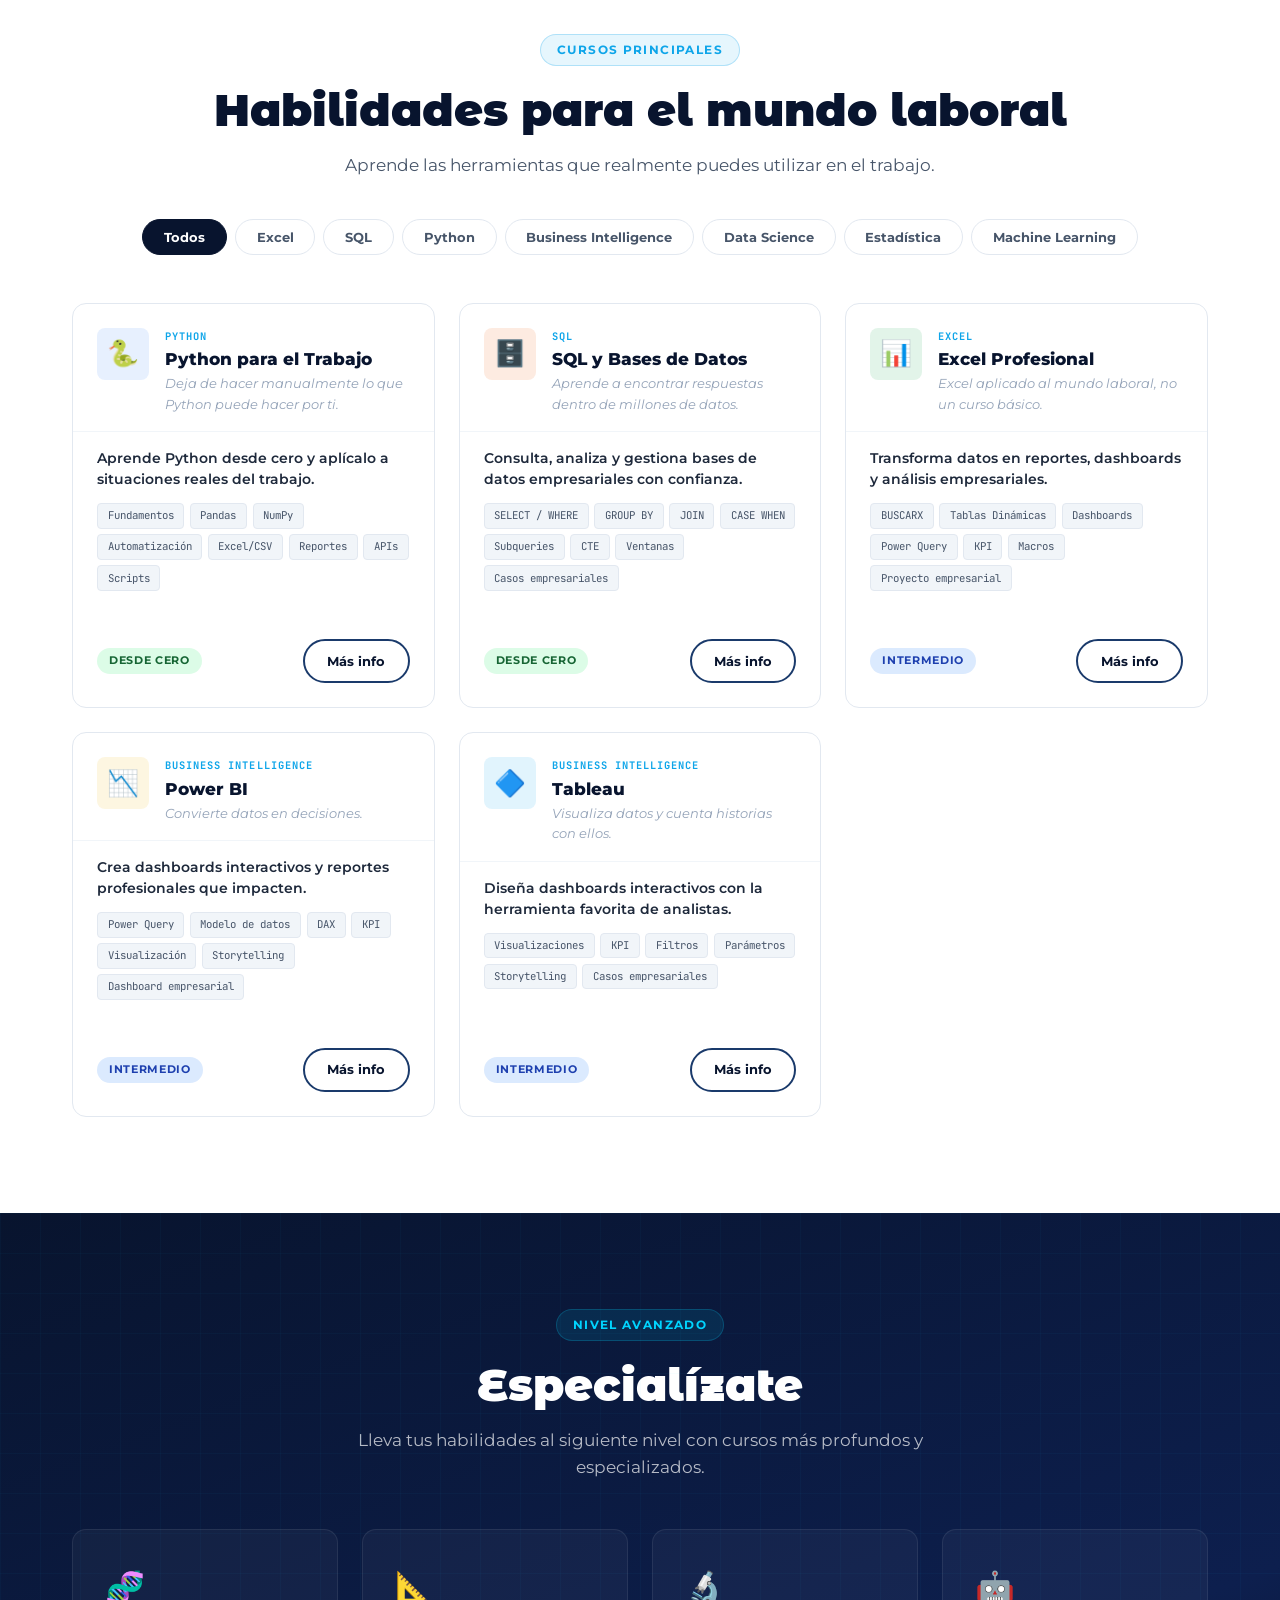
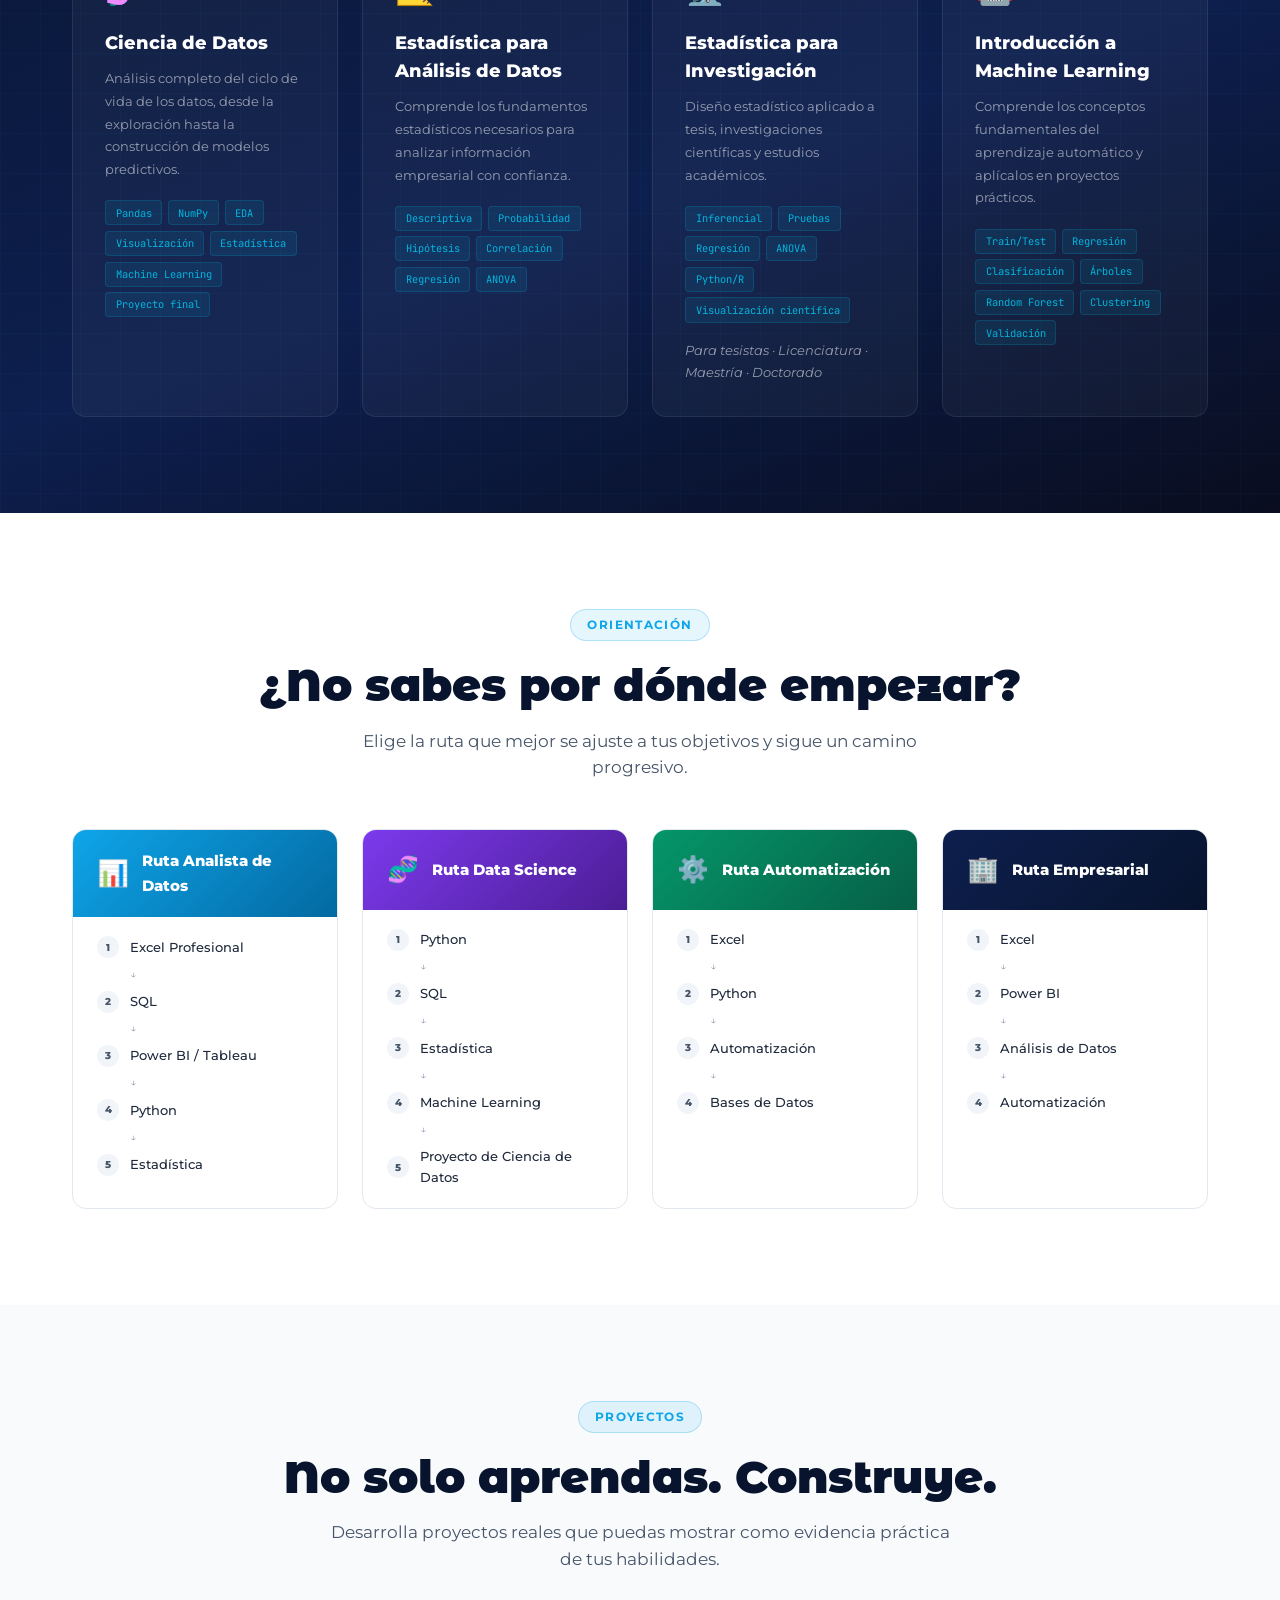
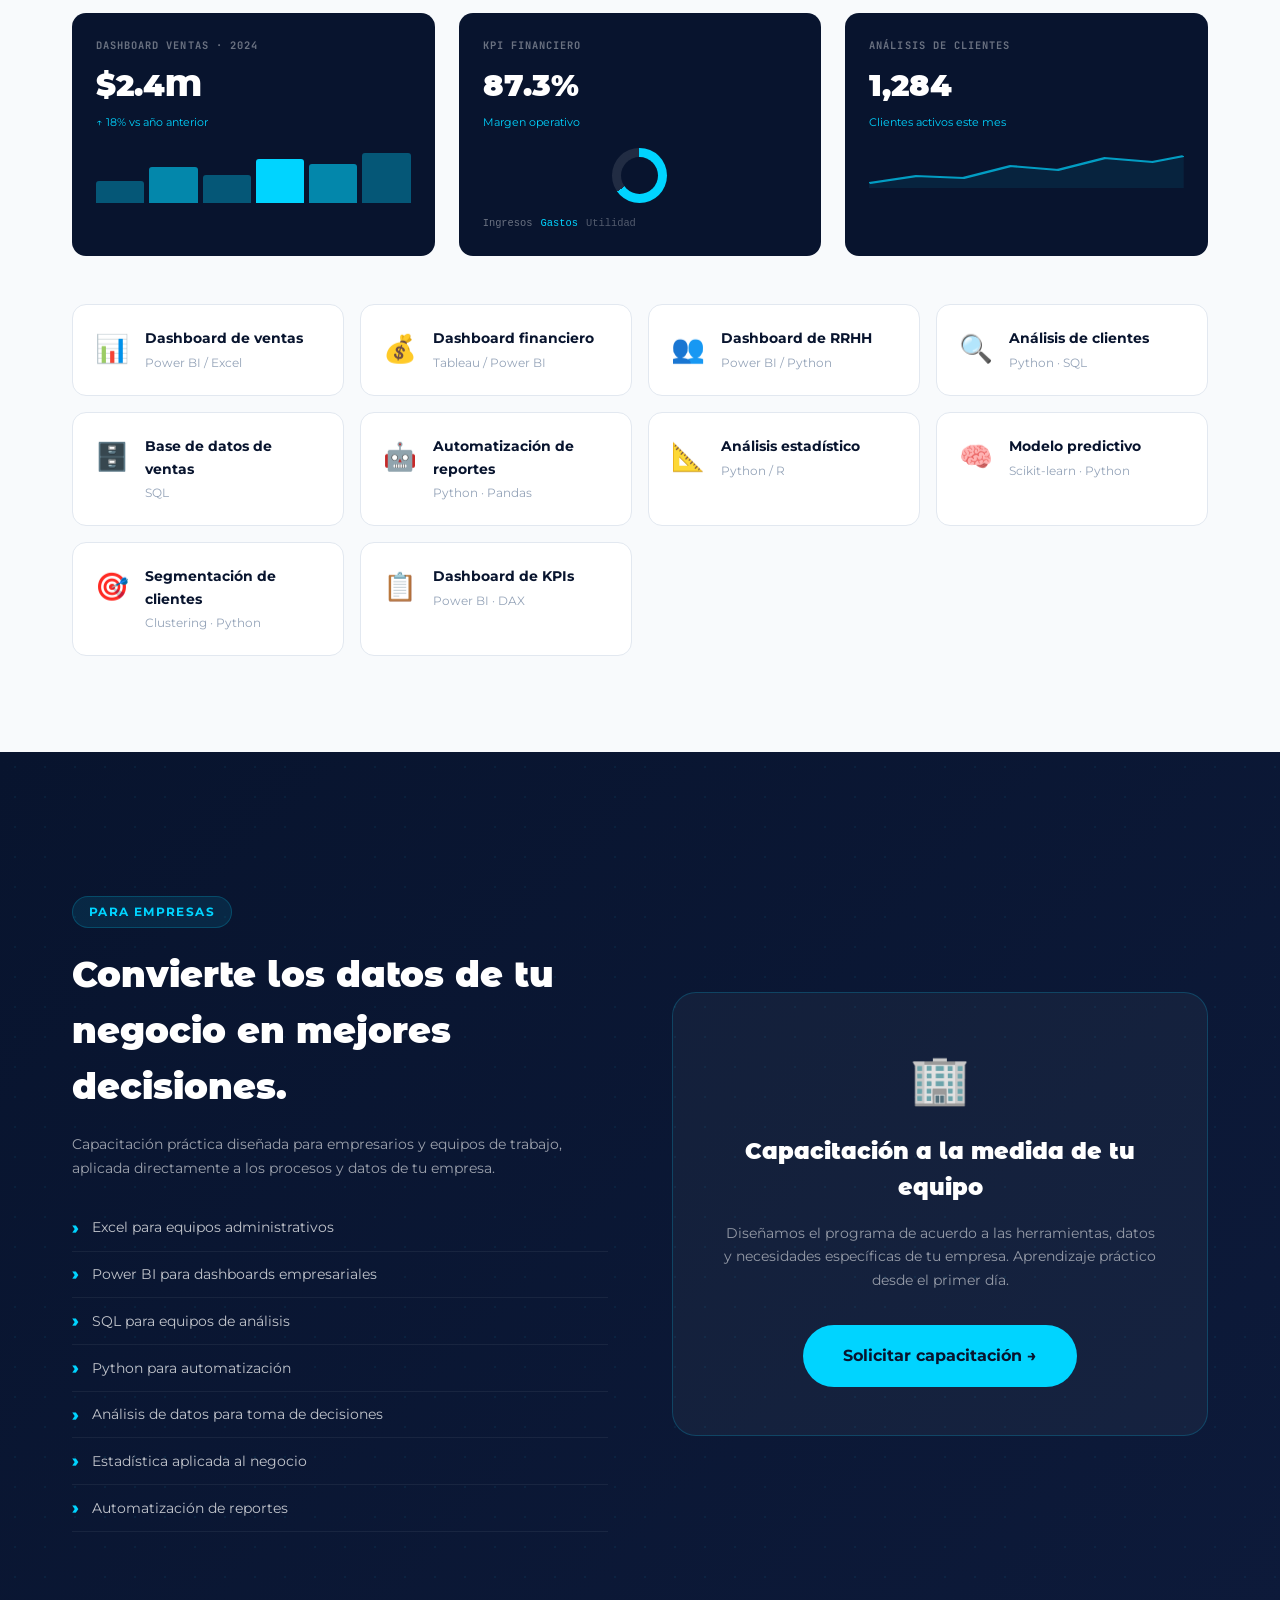
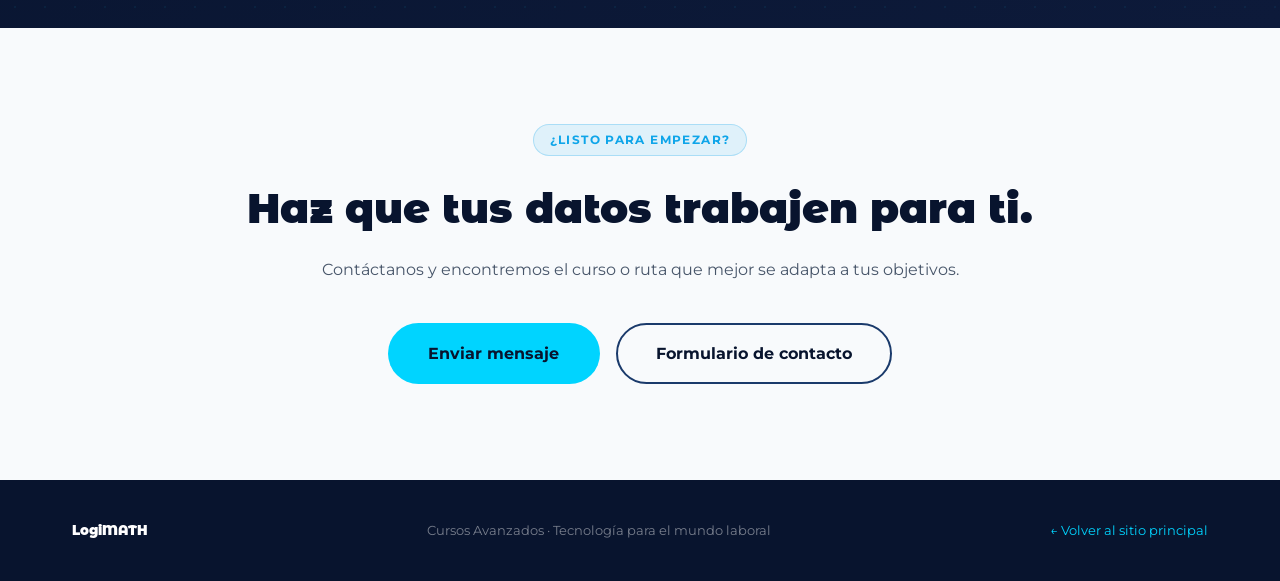
<file: cursos.html>
<!DOCTYPE html>
<html lang="es">

<head>
  <meta charset="UTF-8">
  <meta name="viewport" content="width=device-width, initial-scale=1.0">
  <title>Cursos Avanzados — LogiMATH</title>
  <meta name="description"
    content="Aprende Python, SQL, Excel, Power BI, Tableau, Estadística y Ciencia de Datos con proyectos reales orientados al mundo laboral.">
  <link rel="stylesheet" href="cursos.css">
</head>

<body>

  <!-- ════════════════════ NAVBAR ════════════════════ -->
  <nav id="navbar" aria-label="Navegación principal">
    <div class="nav-inner">
      <a href="index.html" class="nav-logo">
        <span>Logi<span style="color:var(--cyan)">MATH</span></span>
        <span class="nav-logo-sub">cursos avanzados</span>
      </a>
      <div class="nav-links" id="navLinks">
        <a href="#inicio" class="nav-link" data-section="inicio">Inicio</a>
        <a href="#cursos" class="nav-link" data-section="cursos">Cursos</a>
        <a href="#rutas" class="nav-link" data-section="rutas">Rutas</a>
        <a href="#proyectos" class="nav-link" data-section="proyectos">Proyectos</a>
        <a href="#empresas" class="nav-link" data-section="empresas">Para empresas</a>
        <a href="index.html" class="nav-link">← LogiMATH Kids</a>
        <a href="#contacto" class="nav-link nav-link--cta" id="navContactoCta">Contacto</a>
      </div>
      <button class="nav-hamburger" id="navHamburger" aria-label="Menú" aria-expanded="false">
        <span></span><span></span><span></span>
      </button>
    </div>
  </nav>

  <!-- ════════════════════ HERO ════════════════════ -->
  <section class="hero" id="inicio" aria-label="Presentación">
    <div class="hero-grid"></div>
    <div class="hero-orbs">
      <div class="orb orb-1"></div>
      <div class="orb orb-2"></div>
      <div class="orb orb-3"></div>
    </div>

    <!-- floating code decoration -->
    <div
      style="position:absolute;top:25%;left:5%;opacity:.12;font-family:'Courier New',monospace;font-size:.7rem;color:#00d4ff;pointer-events:none;line-height:1.8">
      import pandas as pd<br>
      df = pd.read_csv('data.csv')<br>
      df.groupby('region').sum()
    </div>
    <div
      style="position:absolute;bottom:20%;right:5%;opacity:.1;font-family:'Courier New',monospace;font-size:.7rem;color:#00d4ff;pointer-events:none;line-height:1.8;text-align:right">
      SELECT region, SUM(ventas)<br>
      FROM reportes<br>
      GROUP BY region
    </div>

    <div class="hero-content">
      <div class="hero-eyebrow">LogiMATH · Cursos Avanzados</div>

      <h1 class="hero-title">
        Aprende tecnología<br>
        para el <span class="accent">mundo laboral</span>
      </h1>

      <p class="hero-subtitle">
        Domina <strong style="color:rgba(255,255,255,.85)">Python, SQL, Excel, Power BI, Tableau, Estadística y Ciencia
          de Datos</strong>
        mediante proyectos y aplicaciones prácticas.
      </p>
      <p class="hero-subtitle-2">
        Aprende a analizar datos, crear dashboards, automatizar procesos<br>y trabajar con bases de datos.
      </p>

      <div class="hero-actions">
        <a href="#cursos" class="btn btn--cyan btn--lg" id="heroCursosBtn">Explorar cursos ↓</a>
        <a href="#rutas" class="btn btn--ghost btn--lg" id="heroRutasBtn">Encuentra tu ruta</a>
      </div>

      <div class="tech-stack">
        <span class="tech-badge">Python</span>
        <span class="tech-badge">SQL</span>
        <span class="tech-badge">Excel</span>
        <span class="tech-badge">Power BI</span>
        <span class="tech-badge">Tableau</span>
        <span class="tech-badge">Pandas</span>
        <span class="tech-badge">Machine Learning</span>
        <span class="tech-badge">Estadística</span>
      </div>
    </div>
  </section>

  <!-- ════════════════════ BENEFITS ════════════════════ -->
  <section class="benefits" aria-label="Beneficios">
    <div class="container">
      <div class="text-center reveal">
        <span class="section-tag">Metodología</span>
        <h2 class="section-title">Aprende haciendo</h2>
        <p class="section-subtitle">No enseñamos solo teoría. Cada concepto se aplica en proyectos similares a los que
          puedes encontrar en una empresa.</p>
      </div>
      <div class="benefits-grid">
        <div class="benefit-card reveal">
          <div class="benefit-icon">🏗️</div>
          <h3>Proyectos Reales</h3>
          <p>Desarrolla proyectos similares a los que puedes encontrar en una empresa real.</p>
        </div>
        <div class="benefit-card reveal reveal--delay-1">
          <div class="benefit-icon">💼</div>
          <h3>Enfoque Laboral</h3>
          <p>Herramientas utilizadas diariamente por analistas y profesionistas.</p>
        </div>
        <div class="benefit-card reveal reveal--delay-2">
          <div class="benefit-icon">📈</div>
          <h3>Desde Cero</h3>
          <p>Rutas diseñadas para avanzar progresivamente sin conocimientos previos.</p>
        </div>
        <div class="benefit-card reveal reveal--delay-3">
          <div class="benefit-icon">🗂️</div>
          <h3>Construye tu Portafolio</h3>
          <p>Desarrolla proyectos que demuestren lo que sabes hacer.</p>
        </div>
        <div class="benefit-card reveal reveal--delay-4">
          <div class="benefit-icon">⚡</div>
          <h3>Aplicación Inmediata</h3>
          <p>Utiliza lo aprendido en tus estudios, trabajo, investigación o negocio.</p>
        </div>
      </div>
    </div>
  </section>

  <!-- ════════════════════ COURSES ════════════════════ -->
  <section class="courses" id="cursos" aria-label="Cursos principales">
    <div class="container">
      <div class="text-center reveal">
        <span class="section-tag">Cursos Principales</span>
        <h2 class="section-title">Habilidades para el mundo laboral</h2>
        <p class="section-subtitle">Aprende las herramientas que realmente puedes utilizar en el trabajo.</p>
      </div>

      <!-- Filter tabs -->
      <div class="course-filters" role="group" aria-label="Filtrar cursos">
        <button class="filter-btn active" data-filter="all" id="filterAll">Todos</button>
        <button class="filter-btn" data-filter="excel" id="filterExcel">Excel</button>
        <button class="filter-btn" data-filter="sql" id="filterSql">SQL</button>
        <button class="filter-btn" data-filter="python" id="filterPython">Python</button>
        <button class="filter-btn" data-filter="bi" id="filterBi">Business Intelligence</button>
        <button class="filter-btn" data-filter="ds" id="filterDs">Data Science</button>
        <button class="filter-btn" data-filter="stat" id="filterStat">Estadística</button>
        <button class="filter-btn" data-filter="ml" id="filterMl">Machine Learning</button>
      </div>

      <div class="courses-grid" id="coursesGrid">

        <!-- PYTHON -->
        <article class="course-card reveal" data-category="python" aria-label="Python para el Trabajo">
          <div class="cc-top">
            <div class="cc-emoji bg--python">🐍</div>
            <div class="cc-meta">
              <div class="cc-category">Python</div>
              <h3>Python para el Trabajo</h3>
              <p class="cc-tagline">Deja de hacer manualmente lo que Python puede hacer por ti.</p>
            </div>
          </div>
          <div class="cc-content">
            <p class="cc-hook">Aprende Python desde cero y aplícalo a situaciones reales del trabajo.</p>
            <div class="cc-topics">
              <span class="topic-chip">Fundamentos</span>
              <span class="topic-chip">Pandas</span>
              <span class="topic-chip">NumPy</span>
              <span class="topic-chip">Automatización</span>
              <span class="topic-chip">Excel/CSV</span>
              <span class="topic-chip">Reportes</span>
              <span class="topic-chip">APIs</span>
              <span class="topic-chip">Scripts</span>
            </div>
          </div>
          <div class="cc-bottom">
            <span class="cc-level-badge level--beginner">Desde cero</span>
            <a href="#contacto" class="btn btn--ghost-dark btn--sm" id="cursoPythonCta">Más info</a>
          </div>
        </article>

        <!-- SQL -->
        <article class="course-card reveal reveal--delay-1" data-category="sql" aria-label="SQL y Bases de Datos">
          <div class="cc-top">
            <div class="cc-emoji bg--sql">🗄️</div>
            <div class="cc-meta">
              <div class="cc-category">SQL</div>
              <h3>SQL y Bases de Datos</h3>
              <p class="cc-tagline">Aprende a encontrar respuestas dentro de millones de datos.</p>
            </div>
          </div>
          <div class="cc-content">
            <p class="cc-hook">Consulta, analiza y gestiona bases de datos empresariales con confianza.</p>
            <div class="cc-topics">
              <span class="topic-chip">SELECT / WHERE</span>
              <span class="topic-chip">GROUP BY</span>
              <span class="topic-chip">JOIN</span>
              <span class="topic-chip">CASE WHEN</span>
              <span class="topic-chip">Subqueries</span>
              <span class="topic-chip">CTE</span>
              <span class="topic-chip">Ventanas</span>
              <span class="topic-chip">Casos empresariales</span>
            </div>
          </div>
          <div class="cc-bottom">
            <span class="cc-level-badge level--beginner">Desde cero</span>
            <a href="#contacto" class="btn btn--ghost-dark btn--sm" id="cursoSqlCta">Más info</a>
          </div>
        </article>

        <!-- EXCEL -->
        <article class="course-card reveal reveal--delay-2" data-category="excel" aria-label="Excel Profesional">
          <div class="cc-top">
            <div class="cc-emoji bg--excel">📊</div>
            <div class="cc-meta">
              <div class="cc-category">Excel</div>
              <h3>Excel Profesional</h3>
              <p class="cc-tagline">Excel aplicado al mundo laboral, no un curso básico.</p>
            </div>
          </div>
          <div class="cc-content">
            <p class="cc-hook">Transforma datos en reportes, dashboards y análisis empresariales.</p>
            <div class="cc-topics">
              <span class="topic-chip">BUSCARX</span>
              <span class="topic-chip">Tablas Dinámicas</span>
              <span class="topic-chip">Dashboards</span>
              <span class="topic-chip">Power Query</span>
              <span class="topic-chip">KPI</span>
              <span class="topic-chip">Macros</span>
              <span class="topic-chip">Proyecto empresarial</span>
            </div>
          </div>
          <div class="cc-bottom">
            <span class="cc-level-badge level--intermediate">Intermedio</span>
            <a href="#contacto" class="btn btn--ghost-dark btn--sm" id="cursoExcelCta">Más info</a>
          </div>
        </article>

        <!-- POWER BI -->
        <article class="course-card reveal" data-category="bi" aria-label="Power BI">
          <div class="cc-top">
            <div class="cc-emoji bg--pbi">📉</div>
            <div class="cc-meta">
              <div class="cc-category">Business Intelligence</div>
              <h3>Power BI</h3>
              <p class="cc-tagline">Convierte datos en decisiones.</p>
            </div>
          </div>
          <div class="cc-content">
            <p class="cc-hook">Crea dashboards interactivos y reportes profesionales que impacten.</p>
            <div class="cc-topics">
              <span class="topic-chip">Power Query</span>
              <span class="topic-chip">Modelo de datos</span>
              <span class="topic-chip">DAX</span>
              <span class="topic-chip">KPI</span>
              <span class="topic-chip">Visualización</span>
              <span class="topic-chip">Storytelling</span>
              <span class="topic-chip">Dashboard empresarial</span>
            </div>
          </div>
          <div class="cc-bottom">
            <span class="cc-level-badge level--intermediate">Intermedio</span>
            <a href="#contacto" class="btn btn--ghost-dark btn--sm" id="cursoPbiCta">Más info</a>
          </div>
        </article>

        <!-- TABLEAU -->
        <article class="course-card reveal reveal--delay-1" data-category="bi" aria-label="Tableau">
          <div class="cc-top">
            <div class="cc-emoji bg--tableau">🔷</div>
            <div class="cc-meta">
              <div class="cc-category">Business Intelligence</div>
              <h3>Tableau</h3>
              <p class="cc-tagline">Visualiza datos y cuenta historias con ellos.</p>
            </div>
          </div>
          <div class="cc-content">
            <p class="cc-hook">Diseña dashboards interactivos con la herramienta favorita de analistas.</p>
            <div class="cc-topics">
              <span class="topic-chip">Visualizaciones</span>
              <span class="topic-chip">KPI</span>
              <span class="topic-chip">Filtros</span>
              <span class="topic-chip">Parámetros</span>
              <span class="topic-chip">Storytelling</span>
              <span class="topic-chip">Casos empresariales</span>
            </div>
          </div>
          <div class="cc-bottom">
            <span class="cc-level-badge level--intermediate">Intermedio</span>
            <a href="#contacto" class="btn btn--ghost-dark btn--sm" id="cursoTableauCta">Más info</a>
          </div>
        </article>

      </div><!-- /courses-grid -->
    </div>
  </section>

  <!-- ════════════════════ SPECIALIZED ════════════════════ -->
  <section class="specialized" aria-label="Especialízate">
    <div class="container">
      <div class="text-center reveal">
        <span class="section-tag section-tag--light">Nivel Avanzado</span>
        <h2 class="section-title section-title--light">Especialízate</h2>
        <p class="section-subtitle section-subtitle--light">Lleva tus habilidades al siguiente nivel con cursos más
          profundos y especializados.</p>
      </div>
      <div class="spec-grid">

        <!-- CIENCIA DE DATOS -->
        <article class="spec-card reveal" aria-label="Ciencia de Datos" data-category="ds">
          <div class="spec-icon">🧬</div>
          <h3>Ciencia de Datos</h3>
          <p>Análisis completo del ciclo de vida de los datos, desde la exploración hasta la construcción de modelos
            predictivos.</p>
          <div class="spec-topics">
            <span class="spec-chip">Pandas</span>
            <span class="spec-chip">NumPy</span>
            <span class="spec-chip">EDA</span>
            <span class="spec-chip">Visualización</span>
            <span class="spec-chip">Estadística</span>
            <span class="spec-chip">Machine Learning</span>
            <span class="spec-chip">Proyecto final</span>
          </div>
        </article>

        <!-- ESTADÍSTICA ANÁLISIS -->
        <article class="spec-card reveal reveal--delay-1" aria-label="Estadística para Análisis" data-category="stat">
          <div class="spec-icon">📐</div>
          <h3>Estadística para Análisis de Datos</h3>
          <p>Comprende los fundamentos estadísticos necesarios para analizar información empresarial con confianza.</p>
          <div class="spec-topics">
            <span class="spec-chip">Descriptiva</span>
            <span class="spec-chip">Probabilidad</span>
            <span class="spec-chip">Hipótesis</span>
            <span class="spec-chip">Correlación</span>
            <span class="spec-chip">Regresión</span>
            <span class="spec-chip">ANOVA</span>
          </div>
        </article>

        <!-- ESTADÍSTICA INVESTIGACIÓN -->
        <article class="spec-card reveal reveal--delay-2" aria-label="Estadística para Investigación"
          data-category="stat">
          <div class="spec-icon">🔬</div>
          <h3>Estadística para Investigación</h3>
          <p>Diseño estadístico aplicado a tesis, investigaciones científicas y estudios académicos.</p>
          <div class="spec-topics">
            <span class="spec-chip">Inferencial</span>
            <span class="spec-chip">Pruebas</span>
            <span class="spec-chip">Regresión</span>
            <span class="spec-chip">ANOVA</span>
            <span class="spec-chip">Python/R</span>
            <span class="spec-chip">Visualización científica</span>
          </div>
          <p class="spec-audience">Para tesistas · Licenciatura · Maestría · Doctorado</p>
        </article>

        <!-- MACHINE LEARNING -->
        <article class="spec-card reveal reveal--delay-3" aria-label="Machine Learning" data-category="ml">
          <div class="spec-icon">🤖</div>
          <h3>Introducción a Machine Learning</h3>
          <p>Comprende los conceptos fundamentales del aprendizaje automático y aplícalos en proyectos prácticos.</p>
          <div class="spec-topics">
            <span class="spec-chip">Train/Test</span>
            <span class="spec-chip">Regresión</span>
            <span class="spec-chip">Clasificación</span>
            <span class="spec-chip">Árboles</span>
            <span class="spec-chip">Random Forest</span>
            <span class="spec-chip">Clustering</span>
            <span class="spec-chip">Validación</span>
          </div>
        </article>

      </div>
    </div>
  </section>

  <!-- ════════════════════ LEARNING PATHS ════════════════════ -->
  <section class="paths" id="rutas" aria-label="Rutas de aprendizaje">
    <div class="container">
      <div class="text-center reveal">
        <span class="section-tag">Orientación</span>
        <h2 class="section-title">¿No sabes por dónde empezar?</h2>
        <p class="section-subtitle">Elige la ruta que mejor se ajuste a tus objetivos y sigue un camino progresivo.</p>
      </div>
      <div class="paths-grid">

        <div class="path-card reveal">
          <div class="path-header path-header--analyst">
            <span class="path-icon">📊</span>
            <h3>Ruta Analista de Datos</h3>
          </div>
          <div class="path-steps">
            <div class="path-step"><span class="path-step-num">1</span> Excel Profesional</div>
            <div class="path-arrow">↓</div>
            <div class="path-step"><span class="path-step-num">2</span> SQL</div>
            <div class="path-arrow">↓</div>
            <div class="path-step"><span class="path-step-num">3</span> Power BI / Tableau</div>
            <div class="path-arrow">↓</div>
            <div class="path-step"><span class="path-step-num">4</span> Python</div>
            <div class="path-arrow">↓</div>
            <div class="path-step"><span class="path-step-num">5</span> Estadística</div>
          </div>
        </div>

        <div class="path-card reveal reveal--delay-1">
          <div class="path-header path-header--ds">
            <span class="path-icon">🧬</span>
            <h3>Ruta Data Science</h3>
          </div>
          <div class="path-steps">
            <div class="path-step"><span class="path-step-num">1</span> Python</div>
            <div class="path-arrow">↓</div>
            <div class="path-step"><span class="path-step-num">2</span> SQL</div>
            <div class="path-arrow">↓</div>
            <div class="path-step"><span class="path-step-num">3</span> Estadística</div>
            <div class="path-arrow">↓</div>
            <div class="path-step"><span class="path-step-num">4</span> Machine Learning</div>
            <div class="path-arrow">↓</div>
            <div class="path-step"><span class="path-step-num">5</span> Proyecto de Ciencia de Datos</div>
          </div>
        </div>

        <div class="path-card reveal reveal--delay-2">
          <div class="path-header path-header--auto">
            <span class="path-icon">⚙️</span>
            <h3>Ruta Automatización</h3>
          </div>
          <div class="path-steps">
            <div class="path-step"><span class="path-step-num">1</span> Excel</div>
            <div class="path-arrow">↓</div>
            <div class="path-step"><span class="path-step-num">2</span> Python</div>
            <div class="path-arrow">↓</div>
            <div class="path-step"><span class="path-step-num">3</span> Automatización</div>
            <div class="path-arrow">↓</div>
            <div class="path-step"><span class="path-step-num">4</span> Bases de Datos</div>
          </div>
        </div>

        <div class="path-card reveal reveal--delay-3">
          <div class="path-header path-header--biz">
            <span class="path-icon">🏢</span>
            <h3>Ruta Empresarial</h3>
          </div>
          <div class="path-steps">
            <div class="path-step"><span class="path-step-num">1</span> Excel</div>
            <div class="path-arrow">↓</div>
            <div class="path-step"><span class="path-step-num">2</span> Power BI</div>
            <div class="path-arrow">↓</div>
            <div class="path-step"><span class="path-step-num">3</span> Análisis de Datos</div>
            <div class="path-arrow">↓</div>
            <div class="path-step"><span class="path-step-num">4</span> Automatización</div>
          </div>
        </div>

      </div>
    </div>
  </section>

  <!-- ════════════════════ PORTFOLIO ════════════════════ -->
  <section class="portfolio" id="proyectos" aria-label="Portafolio de proyectos">
    <div class="container">
      <div class="text-center reveal">
        <span class="section-tag">Proyectos</span>
        <h2 class="section-title">No solo aprendas. Construye.</h2>
        <p class="section-subtitle">Desarrolla proyectos reales que puedas mostrar como evidencia práctica de tus
          habilidades.</p>
      </div>

      <!-- Mock dashboards -->
      <div class="mock-dashboards reveal">
        <div class="mock-dash">
          <div class="mock-dash-title">Dashboard Ventas · 2024</div>
          <div class="mock-kpi">$2.4M</div>
          <div class="mock-kpi-label">↑ 18% vs año anterior</div>
          <div class="mock-bars">
            <div class="mock-bar bar-c" style="height:40%"></div>
            <div class="mock-bar bar-c2" style="height:65%"></div>
            <div class="mock-bar bar-c" style="height:50%"></div>
            <div class="mock-bar bar-c3" style="height:80%"></div>
            <div class="mock-bar bar-c2" style="height:70%"></div>
            <div class="mock-bar bar-c" style="height:90%"></div>
          </div>
        </div>
        <div class="mock-dash">
          <div class="mock-dash-title">KPI Financiero</div>
          <div class="mock-kpi">87.3%</div>
          <div class="mock-kpi-label">Margen operativo</div>
          <div class="mock-donut-wrap">
            <div class="mock-donut">
              <div class="mock-donut-hole"></div>
            </div>
          </div>
          <div style="margin-top:.8rem;display:flex;gap:.5rem;flex-wrap:wrap">
            <span
              style="font-size:.65rem;color:rgba(255,255,255,.4);font-family:'Courier New',monospace">Ingresos</span>
            <span style="font-size:.65rem;color:var(--cyan);font-family:'Courier New',monospace">Gastos</span>
            <span
              style="font-size:.65rem;color:rgba(255,255,255,.3);font-family:'Courier New',monospace">Utilidad</span>
          </div>
        </div>
        <div class="mock-dash">
          <div class="mock-dash-title">Análisis de Clientes</div>
          <div class="mock-kpi">1,284</div>
          <div class="mock-kpi-label">Clientes activos este mes</div>
          <div class="mock-line-wrap">
            <svg viewBox="0 0 100 40" preserveAspectRatio="none">
              <polyline points="0,35 15,28 30,30 45,18 60,22 75,10 90,14 100,8" fill="none" stroke="#00d4ff"
                stroke-width="2" opacity=".7" />
              <polyline points="0,35 15,28 30,30 45,18 60,22 75,10 90,14 100,8 100,40 0,40"
                fill="rgba(0,212,255,.08)" />
            </svg>
          </div>
        </div>
      </div>

      <!-- Project list -->
      <div class="portfolio-grid">
        <div class="portfolio-item reveal">
          <span class="pi-icon">📊</span>
          <div class="pi-text">
            <h4>Dashboard de ventas</h4>
            <p>Power BI / Excel</p>
          </div>
        </div>
        <div class="portfolio-item reveal reveal--delay-1">
          <span class="pi-icon">💰</span>
          <div class="pi-text">
            <h4>Dashboard financiero</h4>
            <p>Tableau / Power BI</p>
          </div>
        </div>
        <div class="portfolio-item reveal reveal--delay-2">
          <span class="pi-icon">👥</span>
          <div class="pi-text">
            <h4>Dashboard de RRHH</h4>
            <p>Power BI / Python</p>
          </div>
        </div>
        <div class="portfolio-item reveal reveal--delay-3">
          <span class="pi-icon">🔍</span>
          <div class="pi-text">
            <h4>Análisis de clientes</h4>
            <p>Python · SQL</p>
          </div>
        </div>
        <div class="portfolio-item reveal">
          <span class="pi-icon">🗄️</span>
          <div class="pi-text">
            <h4>Base de datos de ventas</h4>
            <p>SQL</p>
          </div>
        </div>
        <div class="portfolio-item reveal reveal--delay-1">
          <span class="pi-icon">🤖</span>
          <div class="pi-text">
            <h4>Automatización de reportes</h4>
            <p>Python · Pandas</p>
          </div>
        </div>
        <div class="portfolio-item reveal reveal--delay-2">
          <span class="pi-icon">📐</span>
          <div class="pi-text">
            <h4>Análisis estadístico</h4>
            <p>Python / R</p>
          </div>
        </div>
        <div class="portfolio-item reveal reveal--delay-3">
          <span class="pi-icon">🧠</span>
          <div class="pi-text">
            <h4>Modelo predictivo</h4>
            <p>Scikit-learn · Python</p>
          </div>
        </div>
        <div class="portfolio-item reveal">
          <span class="pi-icon">🎯</span>
          <div class="pi-text">
            <h4>Segmentación de clientes</h4>
            <p>Clustering · Python</p>
          </div>
        </div>
        <div class="portfolio-item reveal reveal--delay-1">
          <span class="pi-icon">📋</span>
          <div class="pi-text">
            <h4>Dashboard de KPIs</h4>
            <p>Power BI · DAX</p>
          </div>
        </div>
      </div>
    </div>
  </section>

  <!-- ════════════════════ EMPRESAS ════════════════════ -->
  <section class="empresas" id="empresas" aria-label="Capacitación para empresas">
    <div class="container empresas-inner">
      <div class="empresas-layout">
        <div class="empresas-left reveal">
          <span class="section-tag section-tag--light">Para Empresas</span>
          <h2>Convierte los datos de tu negocio en mejores decisiones.</h2>
          <p>Capacitación práctica diseñada para empresarios y equipos de trabajo, aplicada directamente a los procesos
            y datos de tu empresa.</p>
          <ul class="empresas-list">
            <li>Excel para equipos administrativos</li>
            <li>Power BI para dashboards empresariales</li>
            <li>SQL para equipos de análisis</li>
            <li>Python para automatización</li>
            <li>Análisis de datos para toma de decisiones</li>
            <li>Estadística aplicada al negocio</li>
            <li>Automatización de reportes</li>
          </ul>
        </div>
        <div class="empresas-panel reveal reveal--delay-2">
          <div class="empresas-panel-icon">🏢</div>
          <h3>Capacitación a la medida de tu equipo</h3>
          <p>Diseñamos el programa de acuerdo a las herramientas, datos y necesidades específicas de tu empresa.
            Aprendizaje práctico desde el primer día.</p>
          <a href="#contacto" class="btn btn--cyan btn--lg" id="empresasCta">Solicitar capacitación →</a>
        </div>
      </div>
    </div>
  </section>

  <!-- ════════════════════ CTA FINAL / CONTACTO ════════════════════ -->
  <section class="cta-final" id="contacto" aria-label="Contacto">
    <div class="container">
      <span class="section-tag">¿Listo para empezar?</span>
      <h2>Haz que tus datos trabajen para ti.</h2>
      <p>Contáctanos y encontremos el curso o ruta que mejor se adapta a tus objetivos.</p>
      <div class="btn-group">
        <a href="mailto:contacto@logimath.mx" class="btn btn--cyan btn--lg" id="ctaEmailBtn">Enviar mensaje</a>
        <a href="index.html#contacto" class="btn btn--ghost-dark btn--lg" id="ctaFormBtn">Formulario de contacto</a>
      </div>
    </div>
  </section>

  <!-- ════════════════════ FOOTER ════════════════════ -->
  <footer>
    <div class="footer-inner container">
      <span class="footer-brand">LogiMATH</span>
      <span>Cursos Avanzados · Tecnología para el mundo laboral</span>
      <span><a href="index.html">← Volver al sitio principal</a></span>
    </div>
  </footer>

  <script src="cursos.js"></script>
</body>

</html>
</file>
<file: styles.css>
/* ═══════════════════════════════════════════════════════════════
   LogV-1 MATH — Design System & Styles
   Brand: Montserrat | Red #EF3B3B | Navy #0B3B8C | Yellow #FFC629
   ═══════════════════════════════════════════════════════════════ */

/* ── Tokens ─────────────────────────────────────────────────── */
:root {
  --red:       #EF3B3B;
  --red-dark:  #c92e2e;
  --red-light: #ff6060;
  --navy:      #0B3B8C;
  --navy-dark: #072b6a;
  --navy-mid:  #1a4fa0;
  --navy-light:#2a65c0;
  --yellow:    #FFC629;
  --yellow-dark:#e0a800;
  --yellow-light:#ffd966;

  --white:     #ffffff;
  --off-white: #f8f8fc;
  --gray-100:  #f1f1f5;
  --gray-200:  #e2e2ea;
  --gray-400:  #9898aa;
  --gray-600:  #5a5a70;
  --gray-800:  #2a2a38;
  --dark:      #0d0d1a;

  --nav-h:     72px;
  --radius-sm: 12px;
  --radius-md: 20px;
  --radius-lg: 32px;
  --radius-xl: 48px;

  --shadow-sm: 0 2px 12px rgba(11,59,140,.08);
  --shadow-md: 0 8px 32px rgba(11,59,140,.14);
  --shadow-lg: 0 20px 60px rgba(11,59,140,.2);
  --shadow-colored: 0 12px 40px rgba(239,59,59,.25);

  --ease-smooth: cubic-bezier(0.25, 0.46, 0.45, 0.94);
  --ease-bounce: cubic-bezier(0.34, 1.56, 0.64, 1);
  --ease-in-out: cubic-bezier(0.4, 0, 0.2, 1);

  --font-main: 'Montserrat', sans-serif;
  --font-alt:  'Montserrat Alternates', sans-serif;
}

/* ── Reset & Base ─────────────────────────────────────────────── */
*, *::before, *::after { box-sizing: border-box; margin: 0; padding: 0; }

html {
  scroll-behavior: smooth;
  scroll-padding-top: calc(var(--nav-h) + 16px);
}

body {
  font-family: var(--font-main);
  font-size: 1rem;
  line-height: 1.6;
  color: var(--gray-800);
  background: var(--off-white);
  overflow-x: hidden;
  -webkit-font-smoothing: antialiased;
}

img, svg { display: block; max-width: 100%; }
a { color: inherit; text-decoration: none; }
ul { list-style: none; }
button { cursor: pointer; border: none; background: none; font: inherit; }

/* ── Typography ───────────────────────────────────────────────── */
h1, h2, h3, h4 { font-weight: 800; line-height: 1.15; letter-spacing: -0.02em; }

/* ── Containers ───────────────────────────────────────────────── */
.container {
  width: min(1200px, 100% - 3rem);
  margin-inline: auto;
}
.container--split {
  display: grid;
  grid-template-columns: 1fr 1fr;
  gap: 5rem;
  align-items: center;
}
.text-center { text-align: center; }

/* ── Buttons ─────────────────────────────────────────────────── */
.btn {
  display: inline-flex;
  align-items: center;
  gap: .5rem;
  padding: .875rem 2rem;
  border-radius: 100px;
  font-weight: 700;
  font-size: .95rem;
  letter-spacing: .01em;
  transition: transform .2s var(--ease-bounce), box-shadow .2s, opacity .2s;
  white-space: nowrap;
}
.btn:hover  { transform: translateY(-2px); }
.btn:active { transform: translateY(0); }

.btn--primary {
  background: var(--red);
  color: var(--white);
  box-shadow: 0 6px 24px rgba(239,59,59,.35);
}
.btn--primary:hover { background: var(--red-dark); box-shadow: 0 10px 32px rgba(239,59,59,.45); }

.btn--yellow {
  background: var(--yellow);
  color: var(--navy-dark);
  box-shadow: 0 6px 24px rgba(255,198,41,.4);
}
.btn--yellow:hover { background: var(--yellow-dark); box-shadow: 0 10px 32px rgba(255,198,41,.55); }

.btn--ghost {
  background: rgba(255,255,255,.12);
  color: var(--white);
  border: 2px solid rgba(255,255,255,.35);
  backdrop-filter: blur(8px);
}
.btn--ghost:hover { background: rgba(255,255,255,.22); border-color: rgba(255,255,255,.6); }

.btn--sm  { padding: .65rem 1.4rem; font-size: .875rem; }
.btn--lg  { padding: 1.1rem 2.6rem; font-size: 1.05rem; }
.btn--full { width: 100%; justify-content: center; }

/* ── Section Tags ────────────────────────────────────────────── */
.section-tag {
  display: inline-block;
  padding: .35rem 1rem;
  border-radius: 100px;
  background: rgba(239,59,59,.1);
  color: var(--red);
  font-size: .8rem;
  font-weight: 700;
  letter-spacing: .1em;
  text-transform: uppercase;
  margin-bottom: 1rem;
}
.section-tag--light {
  background: rgba(255,255,255,.15);
  color: rgba(255,255,255,.9);
}

.section-title {
  font-size: clamp(1.8rem, 3.5vw, 2.8rem);
  margin-bottom: 1.25rem;
  color: var(--navy-dark);
}
.section-title--light { color: var(--white); }

.section-subtitle {
  font-size: 1.05rem;
  color: var(--gray-600);
  max-width: 600px;
  margin-inline: auto;
  margin-bottom: 3.5rem;
}
.section-subtitle--light { color: rgba(255,255,255,.7); }

.section-body {
  font-size: 1.05rem;
  color: var(--gray-600);
  margin-bottom: 1.2rem;
  max-width: 520px;
}

/* ── Sections ────────────────────────────────────────────────── */
.section { padding: 7rem 0; }

/* ── Reveal Animations ───────────────────────────────────────── */
.reveal {
  opacity: 0;
  transform: translateY(32px);
  transition: opacity .75s var(--ease-smooth), transform .75s var(--ease-smooth);
}
.reveal--delay-1 { transition-delay: .1s; }
.reveal--delay-2 { transition-delay: .2s; }
.reveal--delay-3 { transition-delay: .3s; }
.reveal--delay-4 { transition-delay: .4s; }
.reveal--delay-5 { transition-delay: .5s; }
.reveal.visible {
  opacity: 1;
  transform: translateY(0);
}

/* ════════════════════════════════════════════════════════════
   NAVIGATION
   ════════════════════════════════════════════════════════════ */
#navbar {
  position: fixed;
  inset-block-start: 0;
  inset-inline: 0;
  z-index: 1000;
  height: var(--nav-h);
  transition: background .3s, box-shadow .3s, backdrop-filter .3s;
}
#navbar.scrolled {
  background: rgba(8,20,60,.92);
  backdrop-filter: blur(20px) saturate(180%);
  -webkit-backdrop-filter: blur(20px) saturate(180%);
  box-shadow: 0 1px 0 rgba(255,255,255,.06), 0 4px 24px rgba(0,0,0,.3);
}

.nav-inner {
  display: flex;
  align-items: center;
  justify-content: space-between;
  height: 100%;
  width: min(1300px, 100% - 3rem);
  margin-inline: auto;
}

/* Logo */
.nav-logo {
  display: flex;
  align-items: center;
  gap: .4rem;
  font-family: var(--font-alt);
  font-weight: 900;
  font-size: 1.5rem;
  color: var(--white);
  position: relative;
  transition: opacity .2s;
}
.nav-logo:hover { opacity: .85; }

.logo-text { display: flex; align-items: baseline; gap: 0; line-height: 1; }
.logo-log  { color: var(--red); font-style: italic; }
.logo-sqrt { color: var(--white); position: relative; }
.logo-neg  { font-size: .75em; vertical-align: super; color: var(--yellow); }
.logo-math { color: var(--navy-light); }
.logo-spark {
  color: var(--yellow);
  font-size: .9em;
  animation: sparkle 2s ease-in-out infinite;
  position: absolute;
  top: -6px;
  right: -12px;
  line-height: 1;
}

@keyframes sparkle {
  0%, 100% { transform: scale(1) rotate(0deg); opacity: 1; }
  50%       { transform: scale(1.3) rotate(20deg); opacity: .7; }
}

/* Nav links */
.nav-links {
  display: flex;
  align-items: center;
  gap: .2rem;
}

.nav-link {
  padding: .5rem .9rem;
  border-radius: 100px;
  color: rgba(255,255,255,.75);
  font-size: .88rem;
  font-weight: 600;
  transition: color .2s, background .2s;
}
.nav-link:hover, .nav-link.active {
  color: var(--white);
  background: rgba(255,255,255,.1);
}

.nav-link--cta {
  background: var(--red);
  color: var(--white) !important;
  padding: .5rem 1.2rem;
  margin-left: .5rem;
  box-shadow: 0 4px 16px rgba(239,59,59,.4);
  transition: background .2s, box-shadow .2s, transform .2s var(--ease-bounce);
}
.nav-link--cta:hover {
  background: var(--red-dark);
  transform: translateY(-1px);
  box-shadow: 0 6px 20px rgba(239,59,59,.5);
}

/* LogiMATH Avanzado nav button */
.nav-link--avanzado {
  background: var(--navy-dark);
  color: var(--white) !important;
  padding: .45rem 1.1rem;
  border: 1.5px solid rgba(255,255,255,.2);
  border-radius: 100px;
  font-size: .8rem;
  font-weight: 700;
  transition: background .2s, border-color .2s, transform .2s var(--ease-bounce);
}
.nav-link--avanzado:hover {
  background: #0d1f4e;
  border-color: rgba(255,255,255,.5);
  transform: translateY(-1px);
}

/* Hamburger */
.nav-hamburger {
  display: none;
  flex-direction: column;
  gap: 5px;
  padding: 8px;
}
.nav-hamburger span {
  display: block;
  width: 24px;
  height: 2px;
  background: var(--white);
  border-radius: 2px;
  transition: transform .3s, opacity .3s;
}
.nav-hamburger.open span:nth-child(1) { transform: translateY(7px) rotate(45deg); }
.nav-hamburger.open span:nth-child(2) { opacity: 0; }
.nav-hamburger.open span:nth-child(3) { transform: translateY(-7px) rotate(-45deg); }

/* ════════════════════════════════════════════════════════════
   HERO
   ════════════════════════════════════════════════════════════ */
.section--hero {
  min-height: 100svh;
  display: grid;
  place-items: center;
  padding: 0;
  position: relative;
  overflow: hidden;
  background: linear-gradient(135deg, var(--navy-dark) 0%, #0d1f4e 40%, #1a0a2e 100%);
}

/* Background shapes */
.hero-bg-shapes { position: absolute; inset: 0; pointer-events: none; }
.shape {
  position: absolute;
  border-radius: 50%;
  filter: blur(80px);
}
.shape-1 { width: 700px; height: 700px; background: rgba(239,59,59,.15); top: -200px; left: -200px; }
.shape-2 { width: 500px; height: 500px; background: rgba(255,198,41,.1);  bottom: -100px; right: -100px; }
.shape-3 { width: 400px; height: 400px; background: rgba(11,59,140,.4);   top: 30%; left: 50%; transform: translateX(-50%); }
.shape-4 { width: 200px; height: 200px; background: rgba(239,59,59,.2);   bottom: 20%; left: 10%; }
.shape-5 { width: 300px; height: 300px; background: rgba(255,198,41,.08); top: 10%; right: 5%; }

/* Floating math symbols */
.math-floats { position: absolute; inset: 0; pointer-events: none; }
.mf {
  position: absolute;
  font-family: var(--font-alt);
  font-weight: 900;
  color: rgba(255,255,255,.04);
  user-select: none;
  animation: floatMath linear infinite;
}
.mf-1  { font-size: 8rem;  top: 5%;   left: 3%;   animation-duration: 18s; animation-delay: 0s; }
.mf-2  { font-size: 6rem;  top: 15%;  right: 8%;  animation-duration: 22s; animation-delay: -5s; }
.mf-3  { font-size: 10rem; bottom: 8%;left: 15%;  animation-duration: 25s; animation-delay: -8s; }
.mf-4  { font-size: 7rem;  top: 40%;  left: 5%;   animation-duration: 20s; animation-delay: -3s; }
.mf-5  { font-size: 5rem;  bottom: 25%;right: 3%; animation-duration: 17s; animation-delay: -12s; }
.mf-6  { font-size: 6rem;  top: 60%;  right: 15%; animation-duration: 23s; animation-delay: -1s; }
.mf-7  { font-size: 9rem;  top: 20%;  left: 40%;  animation-duration: 28s; animation-delay: -7s; }
.mf-8  { font-size: 5rem;  bottom: 40%;left: 35%; animation-duration: 19s; animation-delay: -14s; }
.mf-9  { font-size: 7rem;  top: 75%;  right: 30%; animation-duration: 21s; animation-delay: -2s; }
.mf-10 { font-size: 6rem;  top: 50%;  left: 60%;  animation-duration: 24s; animation-delay: -9s; }

@keyframes floatMath {
  0%   { transform: translateY(0) rotate(0deg); }
  50%  { transform: translateY(-30px) rotate(5deg); }
  100% { transform: translateY(0) rotate(0deg); }
}

/* Hero content */
.hero-content {
  position: relative;
  z-index: 2;
  text-align: center;
  padding: calc(var(--nav-h) + 2rem) 1.5rem 4rem;
  max-width: 900px;
  margin-inline: auto;
}

.hero-badge {
  display: inline-flex;
  align-items: center;
  gap: .5rem;
  padding: .45rem 1.1rem;
  background: rgba(255,198,41,.12);
  border: 1px solid rgba(255,198,41,.25);
  border-radius: 100px;
  color: var(--yellow-light);
  font-size: .82rem;
  font-weight: 600;
  letter-spacing: .05em;
  margin-bottom: 2rem;
}
.badge-dot {
  width: 6px;
  height: 6px;
  border-radius: 50%;
  background: var(--yellow);
  animation: pulse 2s ease-in-out infinite;
}
@keyframes pulse {
  0%, 100% { transform: scale(1); opacity: 1; }
  50%       { transform: scale(1.5); opacity: .6; }
}

/* Big hero logo */
.hero-logo {
  font-family: var(--font-alt);
  font-weight: 900;
  font-size: clamp(3.5rem, 10vw, 8rem);
  line-height: 1;
  letter-spacing: -0.03em;
  margin-bottom: 1.5rem;
  display: flex;
  align-items: center;
  justify-content: center;
  flex-wrap: wrap;
  gap: .1em;
  position: relative;
}
.hl-log  { color: var(--red); font-style: italic; text-shadow: 0 0 40px rgba(239,59,59,.4); }
.hl-sqrt { color: var(--white); position: relative; }
.hl-neg  { font-size: .6em; vertical-align: super; color: var(--yellow); }
.hl-math { color: var(--navy-light); }
.hl-spark {
  color: var(--yellow);
  font-size: .4em;
  position: absolute;
  top: -.1em;
  right: -.15em;
  animation: sparkle 1.5s ease-in-out infinite;
}

/* Tagline pills */
.hero-tagline {
  display: flex;
  align-items: center;
  justify-content: center;
  flex-wrap: wrap;
  gap: .5rem;
  margin-bottom: 1.75rem;
  font-size: 1rem;
  font-weight: 700;
  letter-spacing: .15em;
  text-transform: uppercase;
}
.tag-pill {
  color: var(--white);
  opacity: .9;
}
.tag-dot {
  color: var(--red);
  font-size: .5rem;
}

.hero-subtitle {
  font-size: clamp(1rem, 2vw, 1.2rem);
  color: rgba(255,255,255,.65);
  line-height: 1.8;
  max-width: 600px;
  margin-inline: auto;
  margin-bottom: 2.5rem;
}

.hero-actions {
  display: flex;
  align-items: center;
  justify-content: center;
  flex-wrap: wrap;
  gap: 1rem;
  margin-bottom: 4rem;
}

/* Stats */
.hero-stats {
  display: flex;
  align-items: center;
  justify-content: center;
  gap: 0;
  background: rgba(255,255,255,.06);
  backdrop-filter: blur(12px);
  border: 1px solid rgba(255,255,255,.1);
  border-radius: var(--radius-lg);
  padding: 1.5rem 2.5rem;
  max-width: fit-content;
  margin-inline: auto;
}
.stat-card { text-align: center; padding: 0 2rem; }
.stat-num  {
  display: block;
  font-size: 2rem;
  font-weight: 900;
  color: var(--white);
  line-height: 1;
}
.stat-plus, .stat-pct {
  color: var(--yellow);
  font-size: .9em;
}
.stat-label {
  display: block;
  font-size: .75rem;
  color: rgba(255,255,255,.5);
  font-weight: 500;
  letter-spacing: .05em;
  text-transform: uppercase;
  margin-top: .3rem;
}
.stat-divider {
  width: 1px;
  height: 40px;
  background: rgba(255,255,255,.12);
}

/* Scroll indicator */
.hero-scroll-indicator {
  position: absolute;
  bottom: 2rem;
  left: 50%;
  transform: translateX(-50%);
  display: flex;
  flex-direction: column;
  align-items: center;
  gap: .5rem;
  z-index: 2;
  color: rgba(255,255,255,.35);
  font-size: .7rem;
  font-weight: 500;
  letter-spacing: .1em;
  text-transform: uppercase;
}
.scroll-line {
  width: 1px;
  height: 40px;
  background: linear-gradient(to bottom, transparent, rgba(255,255,255,.4));
  animation: scrollPulse 2s ease-in-out infinite;
}
@keyframes scrollPulse {
  0%, 100% { opacity: .4; transform: scaleY(.8); }
  50%       { opacity: 1;  transform: scaleY(1); }
}

/* ════════════════════════════════════════════════════════════
   PILLARS
   ════════════════════════════════════════════════════════════ */
.section--pillars {
  padding: 5rem 0;
  background: var(--white);
}
.pillars-grid {
  display: grid;
  grid-template-columns: repeat(4, 1fr);
  gap: 1.5rem;
}
.pillar {
  text-align: center;
  padding: 2.5rem 1.5rem;
  border-radius: var(--radius-md);
  border: 2px solid var(--gray-200);
  transition: border-color .3s, transform .3s var(--ease-bounce), box-shadow .3s;
}
.pillar:hover {
  border-color: var(--red);
  transform: translateY(-6px);
  box-shadow: var(--shadow-colored);
}
.pillar-icon {
  font-size: 2.5rem;
  margin-bottom: 1rem;
  display: block;
}
.pillar h3 {
  font-size: 1.1rem;
  color: var(--navy-dark);
  margin-bottom: .5rem;
}
.pillar p {
  font-size: .88rem;
  color: var(--gray-600);
  line-height: 1.6;
}

/* ════════════════════════════════════════════════════════════
   VISIÓN
   ════════════════════════════════════════════════════════════ */
.section--vision {
  background: var(--off-white);
}

/* Vision card */
.vision-card {
  border-radius: var(--radius-lg);
  background: linear-gradient(135deg, var(--navy-dark), var(--navy-mid));
  padding: 3rem;
  box-shadow: var(--shadow-lg);
  position: relative;
  overflow: hidden;
  min-height: 320px;
  display: flex;
  flex-direction: column;
  justify-content: center;
}
.vc-inner { position: relative; z-index: 2; }
.vc-word {
  font-family: var(--font-alt);
  font-size: 2rem;
  font-weight: 900;
  color: var(--white);
  line-height: 1.3;
  letter-spacing: .05em;
}
.vc-w2 { color: var(--red);    margin-left: 2rem; }
.vc-w3 { color: var(--yellow); margin-left: 4rem; }
.vc-w4 { color: rgba(255,255,255,.4); margin-left: 6rem; }

.vc-deco {
  position: absolute;
  inset: 0;
  display: flex;
  align-items: flex-end;
  justify-content: flex-end;
  padding: 2rem;
  font-size: 4rem;
  color: rgba(255,255,255,.04);
  font-weight: 900;
  gap: 1rem;
}

/* ════════════════════════════════════════════════════════════
   MISIÓN
   ════════════════════════════════════════════════════════════ */
.section--mision {
  background: linear-gradient(135deg, var(--navy-dark) 0%, #0d1f4e 60%, #1a0a30 100%);
}

.mision-quote {
  margin: 2.5rem auto;
  max-width: 780px;
}
.mision-quote blockquote {
  font-size: clamp(1.1rem, 2.5vw, 1.4rem);
  font-style: italic;
  font-weight: 500;
  color: rgba(255,255,255,.85);
  line-height: 1.8;
  text-align: center;
  padding: 2.5rem 3rem;
  border-radius: var(--radius-md);
  background: rgba(255,255,255,.06);
  border: 1px solid rgba(255,255,255,.1);
  position: relative;
}
.mision-quote blockquote::before {
  content: '"';
  font-size: 6rem;
  color: var(--yellow);
  opacity: .3;
  position: absolute;
  top: -1rem;
  left: 1.5rem;
  line-height: 1;
  font-style: normal;
}

.mision-pillars {
  display: grid;
  grid-template-columns: repeat(4, 1fr);
  gap: 1.5rem;
  margin-top: 3rem;
}
.mp-card {
  text-align: center;
  padding: 2rem 1.25rem;
  border-radius: var(--radius-md);
  background: rgba(255,255,255,.06);
  border: 1px solid rgba(255,255,255,.1);
  transition: background .3s, transform .3s var(--ease-bounce);
}
.mp-card:hover {
  background: rgba(255,255,255,.1);
  transform: translateY(-4px);
}
.mp-icon { font-size: 2rem; margin-bottom: .8rem; }
.mp-card h4 { color: var(--yellow); font-size: 1rem; margin-bottom: .5rem; }
.mp-card p  { color: rgba(255,255,255,.6); font-size: .875rem; }

/* ════════════════════════════════════════════════════════════
   VALORES
   ════════════════════════════════════════════════════════════ */
.section--valores { background: var(--white); }

.valores-grid {
  display: grid;
  grid-template-columns: repeat(3, 1fr);
  gap: 1.5rem;
  margin-top: 3.5rem;
}
.valor-card {
  padding: 2.5rem 2rem;
  border-radius: var(--radius-md);
  background: var(--off-white);
  border: 2px solid var(--gray-200);
  position: relative;
  overflow: hidden;
  transition: border-color .3s, transform .3s var(--ease-bounce), box-shadow .3s;
}
.valor-card:hover {
  border-color: var(--navy);
  transform: translateY(-6px);
  box-shadow: var(--shadow-md);
}
.valor-card:hover .valor-bar { transform: scaleX(1); }

.valor-num {
  position: absolute;
  top: 1.5rem;
  right: 1.5rem;
  font-size: 3rem;
  font-weight: 900;
  color: rgba(11,59,140,.06);
  font-family: var(--font-alt);
  line-height: 1;
}
.valor-icon { font-size: 2rem; margin-bottom: 1rem; }
.valor-card h3 { font-size: 1.15rem; color: var(--navy-dark); margin-bottom: .6rem; }
.valor-card p  { font-size: .9rem; color: var(--gray-600); line-height: 1.7; }
.valor-bar {
  position: absolute;
  bottom: 0;
  left: 0;
  right: 0;
  height: 4px;
  background: linear-gradient(90deg, var(--red), var(--yellow));
  transform: scaleX(0);
  transform-origin: left;
  transition: transform .4s var(--ease-smooth);
}

/* ════════════════════════════════════════════════════════════
   ACTIVIDADES
   ════════════════════════════════════════════════════════════ */
.section--actividades {
  background: linear-gradient(150deg, #0d1a3d 0%, var(--navy-dark) 50%, #1a0a2e 100%);
}

/* Tab navigation */
.actividades-tabs { margin-top: 2rem; }

.act-tabs-nav {
  display: flex;
  gap: .5rem;
  flex-wrap: wrap;
  justify-content: center;
  margin-bottom: 2rem;
  background: rgba(255,255,255,.05);
  border-radius: var(--radius-md);
  padding: .5rem;
  border: 1px solid rgba(255,255,255,.08);
}
.act-tab {
  padding: .75rem 1.5rem;
  border-radius: var(--radius-sm);
  font-size: .875rem;
  font-weight: 600;
  color: rgba(255,255,255,.55);
  transition: background .2s, color .2s;
}
.act-tab:hover { color: rgba(255,255,255,.85); background: rgba(255,255,255,.06); }
.act-tab.active {
  background: var(--red);
  color: var(--white);
  box-shadow: 0 4px 16px rgba(239,59,59,.35);
}

/* Panels */
.act-tabs-content { position: relative; }
.act-panel {
  display: none;
  animation: panelIn .35s var(--ease-smooth);
}
.act-panel.active { display: block; }

@keyframes panelIn {
  from { opacity: 0; transform: translateY(12px); }
  to   { opacity: 1; transform: translateY(0); }
}

.act-panel-inner {
  display: grid;
  grid-template-columns: 1fr 1fr;
  gap: 3rem;
  align-items: center;
  background: rgba(255,255,255,.05);
  border: 1px solid rgba(255,255,255,.1);
  border-radius: var(--radius-lg);
  padding: 3rem;
}

.act-info h3 {
  font-size: 1.6rem;
  color: var(--white);
  margin-bottom: 1rem;
}
.act-info p {
  color: rgba(255,255,255,.65);
  line-height: 1.8;
  margin-bottom: 1.5rem;
}
.act-list li {
  padding: .4rem 0;
  color: rgba(255,255,255,.75);
  font-size: .9rem;
  display: flex;
  align-items: center;
  gap: .5rem;
}
.act-list li::before {
  content: '→';
  color: var(--yellow);
  font-weight: 700;
}

.act-visual {
  display: flex;
  flex-direction: column;
  align-items: center;
  justify-content: center;
  gap: 1.5rem;
  text-align: center;
  min-height: 200px;
  border-radius: var(--radius-md);
  padding: 2rem;
}
.act-visual--juegos    { background: rgba(239,59,59,.12); }
.act-visual--retos     { background: rgba(255,198,41,.1);  }
.act-visual--logica    { background: rgba(11,59,140,.25);  }
.act-visual--critico   { background: rgba(239,59,59,.1);   }
.act-visual--problemas { background: rgba(255,198,41,.08); }

.av-emoji { font-size: 4rem; animation: floatMath 3s ease-in-out infinite; }
.av-pills {
  display: flex;
  flex-wrap: wrap;
  gap: .5rem;
  justify-content: center;
}
.av-pills span {
  padding: .35rem .8rem;
  border-radius: 100px;
  background: rgba(255,255,255,.1);
  color: rgba(255,255,255,.8);
  font-size: .8rem;
  font-weight: 600;
}

/* ════════════════════════════════════════════════════════════
   CURSOS
   ════════════════════════════════════════════════════════════ */
.section--cursos { background: var(--off-white); }

.cursos-grid {
  display: grid;
  grid-template-columns: repeat(4, 1fr);
  gap: 1.5rem;
  margin-top: 3.5rem;
  align-items: stretch;
}

.curso-card {
  background: var(--white);
  border-radius: var(--radius-md);
  overflow: hidden;
  border: 2px solid var(--gray-200);
  display: flex;
  flex-direction: column;
  transition: border-color .3s, transform .3s var(--ease-bounce), box-shadow .3s;
  position: relative;
}
.curso-card:hover {
  border-color: var(--navy);
  transform: translateY(-8px);
  box-shadow: var(--shadow-lg);
}
.curso-card--featured {
  border-color: var(--yellow);
  transform: scale(1.02);
}
.curso-card--featured:hover {
  transform: scale(1.02) translateY(-8px);
  border-color: var(--yellow-dark);
}

.cc-badge {
  position: absolute;
  top: 1rem;
  right: 1rem;
  z-index: 2;
  background: var(--yellow);
  color: var(--navy-dark);
  font-size: .7rem;
  font-weight: 800;
  padding: .3rem .7rem;
  border-radius: 100px;
  letter-spacing: .03em;
}

.cc-header {
  padding: 2rem 1.5rem 1.5rem;
  display: flex;
  align-items: center;
  justify-content: space-between;
}
.cc-header--red   { background: linear-gradient(135deg, var(--red),   var(--red-dark)); }
.cc-header--blue  { background: linear-gradient(135deg, #2a65c0, var(--navy));          }
.cc-header--navy  { background: linear-gradient(135deg, var(--navy-dark), #041a52);     }
.cc-header--gold  { background: linear-gradient(135deg, var(--yellow), var(--yellow-dark)); }
.cc-header--green  { background: linear-gradient(135deg, #22c55e, #16a34a); }
.cc-header--orange { background: linear-gradient(135deg, #f97316, #ea580c); }
.cc-header--purple { background: linear-gradient(135deg, #7c3aed, #5b21b6); }
.cc-header--teal   { background: linear-gradient(135deg, #0891b2, #0e7490); }

.cc-level {
  background: rgba(255,255,255,.25);
  color: var(--white);
  font-size: .75rem;
  font-weight: 700;
  padding: .3rem .8rem;
  border-radius: 100px;
  letter-spacing: .05em;
  text-transform: uppercase;
}
.cc-header--gold .cc-level { color: var(--navy-dark); }

.cc-icon { font-size: 2.5rem; }

.cc-body { padding: 1.5rem; flex: 1; display: flex; flex-direction: column; }
.cc-body h3 { font-size: 1.1rem; color: var(--navy-dark); margin-bottom: .3rem; }
.cc-ages { font-size: .8rem; color: var(--red); font-weight: 700; margin-bottom: .8rem; }
.cc-desc { font-size: .875rem; color: var(--gray-600); line-height: 1.7; margin-bottom: 1.2rem; flex: 1; }

.cc-features {
  margin-bottom: 1.5rem;
  display: flex;
  flex-direction: column;
  gap: .4rem;
}
.cc-features li {
  font-size: .82rem;
  color: var(--gray-600);
}

.cc-footer { margin-top: auto; }

/* Precio del plan */
.cc-price {
  font-size: 1.6rem;
  font-weight: 900;
  color: var(--navy-dark);
  margin: 1rem 0 1.2rem;
  font-family: var(--font-alt);
}
.cc-period {
  font-size: .9rem;
  font-weight: 500;
  color: var(--gray-500);
}

/* Grid de planes: flexbox centrado para que la última fila quede centrada */
.cursos-grid--planes {
  display: flex;
  flex-wrap: wrap;
  justify-content: center;
  gap: 1.5rem;
  grid-template-columns: unset; /* override the parent grid */
}
.cursos-grid--planes .curso-card {
  flex: 0 1 230px;   /* cada tarjeta mide ~230px, ni más ni menos */
  max-width: 260px;
  min-width: 200px;
}



/* ════════════════════════════════════════════════════════════
   PLANES INCLUYEN + INSCRIPCIÓN
   ════════════════════════════════════════════════════════════ */

/* Center last row of the 7-card grid */


/* ── Planes incluyen ── */
.planes-incluyen {
  margin-top: 4rem;
  text-align: center;
}
.planes-incluyen__title {
  font-size: 1.15rem;
  font-weight: 800;
  color: var(--navy-dark);
  text-transform: uppercase;
  letter-spacing: .08em;
  margin-bottom: 1.8rem;
  position: relative;
  display: inline-block;
}
.planes-incluyen__title::before,
.planes-incluyen__title::after {
  content: '';
  position: absolute;
  top: 50%;
  width: 60px;
  height: 2px;
  background: var(--navy);
  opacity: .25;
}
.planes-incluyen__title::before { right: calc(100% + 1rem); }
.planes-incluyen__title::after  { left:  calc(100% + 1rem); }

.planes-beneficios {
  display: flex;
  justify-content: center;
  gap: 1.5rem;
  flex-wrap: wrap;
  margin-bottom: 2rem;
  padding: 1.5rem 2rem;
  background: var(--gray-50, #f8fafc);
  border: 1.5px solid var(--gray-200);
  border-radius: var(--radius-md);
}
.pb-item {
  display: flex;
  flex-direction: column;
  align-items: center;
  gap: .5rem;
  min-width: 100px;
  flex: 1;
}
.pb-icon { font-size: 2.2rem; }
.pb-item p {
  font-size: .82rem;
  font-weight: 600;
  color: var(--navy-dark);
  text-align: center;
  line-height: 1.4;
}

/* ── GRATIS banners ── */
.planes-gratis {
  display: flex;
  justify-content: center;
  gap: 1.2rem;
  flex-wrap: wrap;
  margin-bottom: 2.5rem;
}
.pg-card {
  display: flex;
  align-items: center;
  gap: 1rem;
  padding: 1rem 2rem;
  border-radius: var(--radius-md);
  min-width: 200px;
  border: 2px solid transparent;
  transition: transform .25s var(--ease-bounce), box-shadow .25s;
}
.pg-card:hover {
  transform: translateY(-4px);
  box-shadow: var(--shadow-lg);
}
.pg-card--green {
  background: #f0fdf4;
  border-color: #86efac;
}
.pg-card--blue {
  background: #eff6ff;
  border-color: #93c5fd;
}
.pg-icon { font-size: 2.2rem; }
.pg-label {
  font-size: .8rem;
  font-weight: 700;
  color: var(--gray-600);
  text-transform: uppercase;
  letter-spacing: .05em;
  margin-bottom: .2rem;
}
.pg-card--green .pg-gratis { color: #16a34a; }
.pg-card--blue  .pg-gratis { color: var(--navy); }
.pg-gratis {
  font-size: 1.3rem;
  font-weight: 900;
  font-family: var(--font-alt);
}

/* ── Inscripción card ── */
.inscripcion-card {
  max-width: 480px;
  margin: 0 auto;
}
.inscripcion-inner {
  display: flex;
  align-items: center;
  gap: 1.5rem;
  background: var(--white);
  border: 2px solid var(--navy);
  border-radius: var(--radius-md);
  padding: 1.5rem 2rem;
  box-shadow: var(--shadow-md);
  transition: transform .25s var(--ease-bounce), box-shadow .25s;
}
.inscripcion-inner:hover {
  transform: translateY(-4px);
  box-shadow: var(--shadow-lg);
}
.inscripcion-icon { font-size: 2.8rem; }
.inscripcion-label {
  font-size: .8rem;
  font-weight: 700;
  text-transform: uppercase;
  letter-spacing: .08em;
  color: var(--navy-dark);
  margin-bottom: .2rem;
}
.inscripcion-label span { font-weight: 500; color: var(--gray-500); }
.inscripcion-price {
  font-size: 2.2rem;
  font-weight: 900;
  color: var(--red);
  font-family: var(--font-alt);
  line-height: 1;
  margin: .3rem 0;
}
.inscripcion-desc {
  font-size: .78rem;
  color: var(--gray-500);
}

/* ════════════════════════════════════════════════════════════
   CTA BAND
   ════════════════════════════════════════════════════════════ */
.section--cta-band {
  padding: 5rem 0;
  background: linear-gradient(135deg, var(--red-dark), var(--red), #ff6060);
}
.cta-band-inner {
  text-align: center;
  max-width: 700px;
  margin-inline: auto;
}
.cta-band-inner h2 {
  font-size: clamp(1.5rem, 3vw, 2.2rem);
  color: var(--white);
  margin-bottom: 1rem;
}
.cta-band-inner p {
  color: rgba(255,255,255,.8);
  font-size: 1.05rem;
  margin-bottom: 2rem;
}

/* ════════════════════════════════════════════════════════════
   CONTACTO
   ════════════════════════════════════════════════════════════ */
.section--contacto { background: var(--white); }

.contact-info {
  margin: 2rem 0;
  display: flex;
  flex-direction: column;
  gap: .9rem;
}
.ci-item {
  display: flex;
  align-items: center;
  gap: .75rem;
  font-size: .95rem;
  color: var(--gray-600);
}
.ci-icon { font-size: 1.1rem; }

.social-links {
  display: flex;
  gap: .75rem;
  margin-top: 1.5rem;
}
.social-link {
  width: 40px;
  height: 40px;
  border-radius: 50%;
  background: var(--gray-100);
  display: grid;
  place-items: center;
  font-size: .75rem;
  font-weight: 800;
  color: var(--navy);
  text-transform: uppercase;
  transition: background .2s, color .2s, transform .2s var(--ease-bounce);
}
.social-link:hover {
  background: var(--navy);
  color: var(--white);
  transform: translateY(-3px);
}

/* Contact form */
.contact-form {
  background: var(--off-white);
  border-radius: var(--radius-lg);
  padding: 2.5rem;
  border: 2px solid var(--gray-200);
}
.form-group {
  margin-bottom: 1.25rem;
  display: flex;
  flex-direction: column;
  gap: .4rem;
}
.form-group label {
  font-size: .875rem;
  font-weight: 600;
  color: var(--navy-dark);
}
.form-group input,
.form-group select,
.form-group textarea {
  width: 100%;
  padding: .75rem 1rem;
  border: 2px solid var(--gray-200);
  border-radius: var(--radius-sm);
  font-family: var(--font-main);
  font-size: .9rem;
  color: var(--gray-800);
  background: var(--white);
  transition: border-color .2s, box-shadow .2s;
  outline: none;
}
.form-group input:focus,
.form-group select:focus,
.form-group textarea:focus {
  border-color: var(--navy);
  box-shadow: 0 0 0 3px rgba(11,59,140,.1);
}
.form-group textarea { resize: vertical; min-height: 100px; }
.form-group select { appearance: none; cursor: pointer; }

.form-note {
  text-align: center;
  font-size: .8rem;
  color: var(--gray-400);
  margin-top: 1rem;
}

/* ════════════════════════════════════════════════════════════
   FOOTER
   ════════════════════════════════════════════════════════════ */
.site-footer {
  background: var(--dark);
  color: rgba(255,255,255,.65);
  padding: 4rem 0 2rem;
}
.footer-top {
  display: grid;
  grid-template-columns: 1fr auto;
  gap: 4rem;
  align-items: start;
  margin-bottom: 3rem;
  padding-bottom: 3rem;
  border-bottom: 1px solid rgba(255,255,255,.08);
}
.footer-brand { max-width: 320px; }
.footer-logo {
  display: inline-flex;
  align-items: baseline;
  font-family: var(--font-alt);
  font-weight: 900;
  font-size: 1.6rem;
  margin-bottom: .8rem;
}
.footer-tagline { font-size: .85rem; margin-bottom: .4rem; }
.footer-slogan  { font-size: .8rem; color: var(--yellow); font-weight: 600; }

.footer-nav { display: flex; gap: 3.5rem; }
.fn-col { display: flex; flex-direction: column; gap: .6rem; }
.fn-col h4 {
  color: var(--white);
  font-size: .85rem;
  font-weight: 700;
  letter-spacing: .08em;
  text-transform: uppercase;
  margin-bottom: .4rem;
}
.fn-col a {
  font-size: .85rem;
  transition: color .2s;
}
.fn-col a:hover { color: var(--white); }

.footer-bottom {
  display: flex;
  justify-content: space-between;
  align-items: center;
  flex-wrap: wrap;
  gap: .5rem;
  font-size: .8rem;
}
.footer-motto { color: var(--yellow); font-weight: 600; }

/* ════════════════════════════════════════════════════════════
   RESPONSIVE
   ════════════════════════════════════════════════════════════ */
@media (max-width: 1100px) {
  .cursos-grid { grid-template-columns: repeat(2, 1fr); }
}

@media (max-width: 900px) {
  .pillars-grid     { grid-template-columns: repeat(2, 1fr); }
  .mision-pillars   { grid-template-columns: repeat(2, 1fr); }
  .valores-grid     { grid-template-columns: repeat(2, 1fr); }
  .container--split { grid-template-columns: 1fr; gap: 3rem; }
  .act-panel-inner  { grid-template-columns: 1fr; }
  .footer-top       { grid-template-columns: 1fr; gap: 2.5rem; }
  .footer-nav       { flex-wrap: wrap; gap: 2rem; }
}

@media (max-width: 768px) {
  .nav-hamburger { display: flex; }
  .nav-links {
    position: fixed;
    inset: 0;
    top: var(--nav-h);
    background: rgba(8,20,60,.97);
    backdrop-filter: blur(20px);
    flex-direction: column;
    justify-content: center;
    align-items: center;
    gap: 1rem;
    transform: translateX(100%);
    transition: transform .4s var(--ease-smooth);
  }
  .nav-links.open { transform: translateX(0); }
  .nav-link { font-size: 1.1rem; padding: .75rem 2rem; }

  .hero-stats { flex-direction: column; align-items: center; padding: 1.5rem; }
  .stat-divider { width: 40px; height: 1px; }

  .cursos-grid  { grid-template-columns: 1fr; }
  .valores-grid { grid-template-columns: 1fr; }
  .section { padding: 4.5rem 0; }

  .act-tabs-nav { gap: .25rem; }
  .act-tab { padding: .55rem .9rem; font-size: .8rem; }

  .footer-bottom { flex-direction: column; text-align: center; }
}

@media (max-width: 480px) {
  .pillars-grid   { grid-template-columns: 1fr; }
  .mision-pillars { grid-template-columns: 1fr; }
  .hero-logo      { font-size: 3rem; }
  .section        { padding: 3.5rem 0; }
}

/* ── Reduced Motion ───────────────────────────────────────── */
@media (prefers-reduced-motion: reduce) {
  *, *::before, *::after {
    animation-duration: .01ms !important;
    transition-duration: .01ms !important;
  }
  html { scroll-behavior: auto; }
  .reveal {
    opacity: 1;
    transform: none;
  }
}
</file>
<file: cursos.css>
/* ═══════════════════════════════════════════════════════════════
   LOGIMATH CURSOS AVANZADOS — styles
   Tech · Professional · Data Science
   ═══════════════════════════════════════════════════════════════ */

@import url('https://fonts.googleapis.com/css2?family=JetBrains+Mono:wght@400;700&family=Montserrat:wght@300;400;500;600;700;800;900&family=Montserrat+Alternates:wght@700;800;900&display=swap');

:root {
  --navy:       #08142e;
  --navy-mid:   #0d1f4e;
  --navy-light: #1a3a6b;
  --cyan:       #00d4ff;
  --cyan-dark:  #0ea5e9;
  --yellow:     #ffc629;
  --white:      #ffffff;
  --gray-50:    #f8fafc;
  --gray-100:   #f1f5f9;
  --gray-200:   #e2e8f0;
  --gray-400:   #94a3b8;
  --gray-600:   #475569;
  --gray-800:   #1e293b;
  --font:       'Montserrat', sans-serif;
  --font-alt:   'Montserrat Alternates', sans-serif;
  --font-mono:  'JetBrains Mono', monospace;
  --radius-sm:  8px;
  --radius-md:  14px;
  --radius-lg:  24px;
  --ease-out:   cubic-bezier(0.22, 1, 0.36, 1);
  --shadow-sm:  0 2px 8px rgba(0,0,0,.08);
  --shadow-md:  0 8px 32px rgba(0,0,0,.12);
  --shadow-lg:  0 20px 60px rgba(0,0,0,.18);
}

*,*::before,*::after{box-sizing:border-box;margin:0;padding:0}
html{scroll-behavior:smooth;-webkit-font-smoothing:antialiased}
body{font-family:var(--font);background:var(--white);color:var(--gray-800);line-height:1.6}
ul{list-style:none}
a{text-decoration:none;color:inherit}

.container{max-width:1200px;margin:0 auto;padding:0 2rem}
.section{padding:6rem 0}
.text-center{text-align:center}

.section-tag{display:inline-block;font-size:.72rem;font-weight:700;letter-spacing:.12em;text-transform:uppercase;color:var(--cyan-dark);background:rgba(14,165,233,.1);border:1px solid rgba(14,165,233,.25);padding:.35rem 1rem;border-radius:100px;margin-bottom:1.2rem}
.section-tag--light{color:var(--cyan);background:rgba(0,212,255,.1);border-color:rgba(0,212,255,.2)}
.section-title{font-family:var(--font-alt);font-size:clamp(1.8rem,4vw,2.8rem);font-weight:900;color:var(--navy);line-height:1.15;margin-bottom:1rem}
.section-title--light{color:var(--white)}
.section-subtitle{font-size:1.05rem;color:var(--gray-600);max-width:640px;margin:0 auto 2.5rem}
.section-subtitle--light{color:rgba(255,255,255,.7)}

.reveal{opacity:0;transform:translateY(28px);transition:opacity .7s var(--ease-out),transform .7s var(--ease-out)}
.reveal.visible{opacity:1;transform:none}
.reveal--delay-1{transition-delay:.1s}
.reveal--delay-2{transition-delay:.2s}
.reveal--delay-3{transition-delay:.3s}
.reveal--delay-4{transition-delay:.4s}

.btn{display:inline-flex;align-items:center;gap:.5rem;font-family:var(--font);font-weight:700;font-size:.9rem;border-radius:100px;padding:.85rem 2rem;border:2px solid transparent;cursor:pointer;transition:transform .25s var(--ease-out),box-shadow .25s,background .2s;white-space:nowrap}
.btn:hover{transform:translateY(-2px)}
.btn--cyan{background:var(--cyan);color:var(--navy)}
.btn--cyan:hover{box-shadow:0 8px 30px rgba(0,212,255,.4)}
.btn--yellow{background:var(--yellow);color:var(--navy)}
.btn--yellow:hover{box-shadow:0 8px 30px rgba(255,198,41,.4)}
.btn--ghost{background:transparent;color:var(--white);border-color:rgba(255,255,255,.35)}
.btn--ghost:hover{background:rgba(255,255,255,.1);border-color:var(--white)}
.btn--ghost-dark{background:transparent;color:var(--navy);border-color:var(--navy-light)}
.btn--ghost-dark:hover{background:var(--navy);color:var(--white)}
.btn--lg{padding:1rem 2.4rem;font-size:1rem}
.btn--sm{padding:.6rem 1.4rem;font-size:.82rem}

/* NAV */
#navbar{position:fixed;top:0;left:0;right:0;z-index:1000;background:rgba(8,20,46,0);backdrop-filter:blur(0px);transition:background .4s,backdrop-filter .4s,box-shadow .4s;padding:0 2rem}
#navbar.scrolled{background:rgba(8,20,46,.95);backdrop-filter:blur(20px) saturate(180%);box-shadow:0 1px 0 rgba(255,255,255,.06),0 4px 24px rgba(0,0,0,.4)}
.nav-inner{max-width:1200px;margin:0 auto;display:flex;align-items:center;height:68px;gap:2rem}
.nav-logo{font-family:var(--font-alt);font-weight:900;font-size:1.1rem;color:var(--white);display:flex;align-items:center;gap:.5rem}
.nav-logo-sub{font-size:.6rem;font-weight:700;color:rgba(255,255,255,.4);display:block;letter-spacing:.05em;text-transform:uppercase}
.nav-links{display:flex;align-items:center;gap:.25rem;margin-left:auto}
.nav-link{font-size:.82rem;font-weight:600;color:rgba(255,255,255,.7);padding:.5rem .9rem;border-radius:100px;transition:color .2s,background .2s}
.nav-link:hover,.nav-link.active{color:var(--white);background:rgba(255,255,255,.08)}
.nav-link--cta{background:var(--cyan);color:var(--navy);padding:.5rem 1.2rem;margin-left:.5rem}
.nav-link--cta:hover{background:#00eeff;transform:translateY(-1px)}
.nav-hamburger{display:none;flex-direction:column;gap:5px;background:none;border:none;cursor:pointer;padding:.5rem;margin-left:auto}
.nav-hamburger span{display:block;width:22px;height:2px;background:var(--white);border-radius:2px;transition:transform .3s,opacity .3s}

/* HERO */
.hero{min-height:100svh;background:linear-gradient(135deg,var(--navy) 0%,var(--navy-mid) 50%,#0a0e1f 100%);display:grid;place-items:center;position:relative;overflow:hidden;padding:8rem 2rem 4rem}
.hero-grid{position:absolute;inset:0;background-image:linear-gradient(rgba(0,212,255,.04) 1px,transparent 1px),linear-gradient(90deg,rgba(0,212,255,.04) 1px,transparent 1px);background-size:60px 60px;mask-image:radial-gradient(ellipse 80% 70% at 50% 50%,black 40%,transparent 100%)}
.hero-orbs{position:absolute;inset:0;pointer-events:none}
.orb{position:absolute;border-radius:50%;filter:blur(80px);opacity:.5;animation:orbPulse 8s ease-in-out infinite alternate}
.orb-1{width:500px;height:500px;background:rgba(0,212,255,.15);top:-100px;left:-100px}
.orb-2{width:400px;height:400px;background:rgba(14,165,233,.12);bottom:-100px;right:-100px;animation-delay:-4s}
.orb-3{width:300px;height:300px;background:rgba(255,198,41,.08);top:40%;left:60%}
@keyframes orbPulse{from{opacity:.4}to{opacity:.7}}
.hero-content{position:relative;z-index:2;max-width:900px;text-align:center}
.hero-eyebrow{display:inline-flex;align-items:center;gap:.6rem;font-size:.75rem;font-weight:700;letter-spacing:.14em;text-transform:uppercase;color:var(--cyan);margin-bottom:1.5rem}
.hero-eyebrow::before,.hero-eyebrow::after{content:'';width:30px;height:1px;background:var(--cyan);opacity:.5}
.hero-title{font-family:var(--font-alt);font-size:clamp(2.2rem,5.5vw,4.2rem);font-weight:900;color:var(--white);line-height:1.08;margin-bottom:1rem}
.hero-title .accent{color:var(--cyan)}
.hero-title .accent-y{color:var(--yellow)}
.hero-subtitle{font-size:clamp(.95rem,2vw,1.15rem);color:rgba(255,255,255,.65);max-width:680px;margin:0 auto 1rem;line-height:1.7}
.hero-subtitle-2{font-size:.92rem;color:rgba(255,255,255,.4);max-width:560px;margin:0 auto 2.5rem}
.hero-actions{display:flex;gap:1rem;justify-content:center;flex-wrap:wrap;margin-bottom:3.5rem}
.tech-stack{display:flex;justify-content:center;flex-wrap:wrap;gap:.6rem}
.tech-badge{font-size:.72rem;font-weight:700;padding:.3rem .9rem;border-radius:100px;border:1px solid rgba(255,255,255,.12);color:rgba(255,255,255,.55);background:rgba(255,255,255,.04);font-family:var(--font-mono);transition:border-color .2s,color .2s}
.tech-badge:hover{border-color:var(--cyan);color:var(--cyan)}

/* BENEFITS */
.benefits{background:var(--gray-50);padding:5rem 0}
.benefits-grid{display:grid;grid-template-columns:repeat(auto-fit,minmax(190px,1fr));gap:1.5rem;margin-top:3rem}
.benefit-card{background:var(--white);border:1.5px solid var(--gray-200);border-radius:var(--radius-md);padding:2rem 1.5rem;text-align:center;transition:border-color .3s,transform .3s var(--ease-out),box-shadow .3s}
.benefit-card:hover{border-color:var(--cyan-dark);transform:translateY(-6px);box-shadow:var(--shadow-md)}
.benefit-icon{font-size:2.2rem;margin-bottom:1rem}
.benefit-card h3{font-size:.95rem;font-weight:800;color:var(--navy);margin-bottom:.5rem}
.benefit-card p{font-size:.82rem;color:var(--gray-600);line-height:1.6}

/* COURSES */
.courses{padding:6rem 0;background:var(--white)}
.course-filters{display:flex;justify-content:center;flex-wrap:wrap;gap:.5rem;margin:2.5rem 0 3rem}
.filter-btn{font-family:var(--font);font-size:.82rem;font-weight:700;padding:.55rem 1.3rem;border-radius:100px;border:1.5px solid var(--gray-200);background:var(--white);color:var(--gray-600);cursor:pointer;transition:all .25s}
.filter-btn:hover{border-color:var(--cyan-dark);color:var(--cyan-dark)}
.filter-btn.active{background:var(--navy);border-color:var(--navy);color:var(--white)}
.courses-grid{display:grid;grid-template-columns:repeat(auto-fill,minmax(300px,1fr));gap:1.5rem}
.course-card{background:var(--white);border:1.5px solid var(--gray-200);border-radius:var(--radius-md);overflow:hidden;display:flex;flex-direction:column;transition:border-color .3s,transform .3s var(--ease-out),box-shadow .3s}
.course-card:hover{border-color:var(--cyan-dark);transform:translateY(-6px);box-shadow:0 16px 48px rgba(14,165,233,.15)}
.course-card.hidden{display:none}
.cc-top{padding:1.5rem 1.5rem 1rem;display:flex;align-items:flex-start;gap:1rem;border-bottom:1px solid var(--gray-100)}
.cc-emoji{width:52px;height:52px;border-radius:var(--radius-sm);display:grid;place-items:center;font-size:1.6rem;flex-shrink:0}
.cc-meta{flex:1}
.cc-category{font-size:.65rem;font-weight:700;letter-spacing:.1em;text-transform:uppercase;color:var(--cyan-dark);margin-bottom:.3rem;font-family:var(--font-mono)}
.course-card h3{font-size:1.05rem;font-weight:800;color:var(--navy);line-height:1.3}
.cc-tagline{font-size:.8rem;color:var(--gray-400);margin-top:.2rem;font-style:italic}
.cc-content{padding:1rem 1.5rem;flex:1}
.cc-hook{font-size:.88rem;color:var(--gray-800);font-weight:600;margin-bottom:.8rem;line-height:1.5}
.cc-topics{display:flex;flex-wrap:wrap;gap:.35rem;margin-bottom:1rem}
.topic-chip{font-size:.67rem;font-family:var(--font-mono);background:var(--gray-100);color:var(--gray-600);padding:.2rem .6rem;border-radius:4px;border:1px solid var(--gray-200)}
.cc-bottom{padding:1rem 1.5rem 1.5rem;display:flex;align-items:center;justify-content:space-between;gap:1rem}
.cc-level-badge{font-size:.68rem;font-weight:700;padding:.25rem .75rem;border-radius:100px;text-transform:uppercase;letter-spacing:.06em}
.level--beginner{background:#dcfce7;color:#166534}
.level--intermediate{background:#dbeafe;color:#1e40af}
.level--advanced{background:#ede9fe;color:#5b21b6}
.bg--python{background:rgba(59,130,246,.12)}
.bg--sql{background:rgba(234,88,12,.12)}
.bg--excel{background:rgba(22,163,74,.12)}
.bg--pbi{background:rgba(234,179,8,.12)}
.bg--tableau{background:rgba(14,165,233,.12)}
.bg--ds{background:rgba(139,92,246,.12)}
.bg--stat{background:rgba(236,72,153,.12)}
.bg--ml{background:rgba(239,68,68,.12)}

/* SPECIALIZED */
.specialized{background:linear-gradient(160deg,var(--navy) 0%,var(--navy-mid) 60%,#090d1f 100%);padding:6rem 0;position:relative;overflow:hidden}
.specialized::before{content:'';position:absolute;inset:0;background-image:linear-gradient(rgba(0,212,255,.03) 1px,transparent 1px),linear-gradient(90deg,rgba(0,212,255,.03) 1px,transparent 1px);background-size:40px 40px}
.spec-grid{display:grid;grid-template-columns:repeat(auto-fill,minmax(260px,1fr));gap:1.5rem;margin-top:3rem}
.spec-card{background:rgba(255,255,255,.04);border:1.5px solid rgba(255,255,255,.08);border-radius:var(--radius-md);padding:2rem;position:relative;overflow:hidden;transition:border-color .3s,transform .3s var(--ease-out),background .3s}
.spec-card::before{content:'';position:absolute;top:0;left:0;right:0;height:3px;background:linear-gradient(90deg,var(--cyan),var(--cyan-dark));transform:scaleX(0);transform-origin:left;transition:transform .4s var(--ease-out)}
.spec-card:hover{border-color:rgba(0,212,255,.3);background:rgba(255,255,255,.07);transform:translateY(-6px)}
.spec-card:hover::before{transform:scaleX(1)}
.spec-icon{font-size:2rem;margin-bottom:1rem}
.spec-card h3{font-size:1.1rem;font-weight:800;color:var(--white);margin-bottom:.6rem}
.spec-card p{font-size:.84rem;color:rgba(255,255,255,.55);line-height:1.7}
.spec-topics{margin-top:1.2rem;display:flex;flex-wrap:wrap;gap:.35rem}
.spec-chip{font-size:.65rem;font-family:var(--font-mono);background:rgba(0,212,255,.08);border:1px solid rgba(0,212,255,.15);color:rgba(0,212,255,.8);padding:.2rem .6rem;border-radius:4px}
.spec-audience{margin-top:1rem;font-size:.78rem;color:rgba(255,255,255,.4);font-style:italic}

/* PATHS */
.paths{padding:6rem 0;background:var(--white)}
.paths-grid{display:grid;grid-template-columns:repeat(auto-fill,minmax(240px,1fr));gap:1.5rem;margin-top:3rem}
.path-card{border:1.5px solid var(--gray-200);border-radius:var(--radius-md);overflow:hidden;transition:transform .3s var(--ease-out),box-shadow .3s,border-color .3s}
.path-card:hover{transform:translateY(-6px);box-shadow:var(--shadow-md);border-color:var(--cyan-dark)}
.path-header{padding:1.2rem 1.5rem;color:var(--white);display:flex;align-items:center;gap:.8rem}
.path-header--analyst{background:linear-gradient(135deg,#0ea5e9,#0369a1)}
.path-header--ds{background:linear-gradient(135deg,#7c3aed,#4c1d95)}
.path-header--auto{background:linear-gradient(135deg,#059669,#065f46)}
.path-header--biz{background:linear-gradient(135deg,var(--navy-mid),var(--navy))}
.path-icon{font-size:1.6rem}
.path-header h3{font-size:.95rem;font-weight:800}
.path-steps{padding:1.2rem 1.5rem;display:flex;flex-direction:column;gap:.45rem}
.path-step{display:flex;align-items:center;gap:.7rem;font-size:.84rem;color:var(--gray-800);font-weight:500}
.path-step-num{width:22px;height:22px;border-radius:50%;background:var(--gray-100);color:var(--gray-600);font-size:.62rem;font-weight:800;display:grid;place-items:center;flex-shrink:0}
.path-arrow{font-size:.7rem;color:var(--gray-400);margin-left:calc(22px + .7rem)}

/* PORTFOLIO */
.portfolio{padding:6rem 0;background:var(--gray-50)}
.portfolio-grid{display:grid;grid-template-columns:repeat(auto-fill,minmax(220px,1fr));gap:1rem;margin-top:3rem}
.portfolio-item{background:var(--white);border:1.5px solid var(--gray-200);border-radius:var(--radius-md);padding:1.4rem;display:flex;align-items:flex-start;gap:1rem;transition:border-color .3s,transform .3s var(--ease-out),box-shadow .3s}
.portfolio-item:hover{border-color:var(--cyan-dark);transform:translateY(-4px);box-shadow:var(--shadow-sm)}
.pi-icon{font-size:1.7rem;flex-shrink:0}
.pi-text h4{font-size:.88rem;font-weight:700;color:var(--navy);margin-bottom:.2rem}
.pi-text p{font-size:.75rem;color:var(--gray-400)}

/* Mock dashboard cards */
.mock-dashboards{display:grid;grid-template-columns:repeat(3,1fr);gap:1.5rem;margin-top:2.5rem}
.mock-dash{background:var(--navy);border-radius:var(--radius-md);padding:1.5rem;overflow:hidden}
.mock-dash-title{font-size:.65rem;font-weight:700;color:rgba(255,255,255,.4);letter-spacing:.1em;text-transform:uppercase;margin-bottom:.5rem;font-family:var(--font-mono)}
.mock-kpi{font-size:1.9rem;font-weight:900;color:var(--white);font-family:var(--font-alt)}
.mock-kpi-label{font-size:.7rem;color:var(--cyan);margin-top:.2rem}
.mock-bars{display:flex;align-items:flex-end;gap:.3rem;height:55px;margin-top:1rem}
.mock-bar{flex:1;border-radius:3px 3px 0 0}
.bar-c{background:rgba(0,212,255,.35)}
.bar-c2{background:rgba(0,212,255,.6)}
.bar-c3{background:var(--cyan)}
.mock-line-wrap{height:40px;margin-top:1rem}
.mock-line-wrap svg{width:100%;height:100%}
.mock-donut-wrap{display:flex;justify-content:center;margin-top:1rem}
.mock-donut{width:55px;height:55px;border-radius:50%;background:conic-gradient(var(--cyan) 65%,rgba(255,255,255,.1) 65%);display:grid;place-items:center}
.mock-donut-hole{width:37px;height:37px;background:var(--navy);border-radius:50%}

/* EMPRESAS */
.empresas{padding:6rem 0;background:linear-gradient(135deg,var(--navy) 0%,#0d1a3a 100%);position:relative;overflow:hidden}
.empresas::before{content:'';position:absolute;inset:0;background-image:radial-gradient(circle,rgba(0,212,255,.06) 1px,transparent 1px);background-size:30px 30px}
.empresas-inner{position:relative;z-index:1}
.empresas-layout{display:grid;grid-template-columns:1fr 1fr;gap:4rem;align-items:center;margin-top:3rem}
.empresas-left h2{font-family:var(--font-alt);font-size:clamp(1.6rem,3vw,2.2rem);font-weight:900;color:var(--white);margin-bottom:1rem}
.empresas-left p{font-size:.9rem;color:rgba(255,255,255,.6);line-height:1.7}
.empresas-list{margin-top:1.5rem}
.empresas-list li{display:flex;align-items:center;gap:.8rem;font-size:.88rem;color:rgba(255,255,255,.75);padding:.55rem 0;border-bottom:1px solid rgba(255,255,255,.06)}
.empresas-list li::before{content:'›';color:var(--cyan);font-size:1.1rem;font-weight:900}
.empresas-panel{background:rgba(255,255,255,.04);border:1.5px solid rgba(0,212,255,.2);border-radius:var(--radius-lg);padding:3rem;text-align:center}
.empresas-panel-icon{font-size:3rem;margin-bottom:1rem}
.empresas-panel h3{font-family:var(--font-alt);font-size:1.4rem;font-weight:900;color:var(--white);margin-bottom:1rem}
.empresas-panel p{font-size:.88rem;color:rgba(255,255,255,.55);margin-bottom:2rem;line-height:1.7}

/* CTA FINAL */
.cta-final{padding:6rem 2rem;background:var(--gray-50);text-align:center}
.cta-final h2{font-family:var(--font-alt);font-size:clamp(1.8rem,4vw,2.6rem);font-weight:900;color:var(--navy);margin-bottom:1rem}
.cta-final p{font-size:1rem;color:var(--gray-600);margin-bottom:2.5rem}
.btn-group{display:flex;justify-content:center;gap:1rem;flex-wrap:wrap}

/* FOOTER */
footer{background:var(--navy);color:rgba(255,255,255,.45);padding:2.5rem 2rem;text-align:center;font-size:.82rem}
footer a{color:var(--cyan)}
.footer-inner{max-width:1200px;margin:0 auto;display:flex;align-items:center;justify-content:space-between;flex-wrap:wrap;gap:1rem}
.footer-brand{font-family:var(--font-alt);font-weight:900;color:var(--white)}

/* RESPONSIVE */
@media(max-width:900px){
  .empresas-layout{grid-template-columns:1fr;gap:2.5rem}
  .mock-dashboards{grid-template-columns:repeat(2,1fr)}
  .nav-links{display:none}
  .nav-links.open{display:flex;flex-direction:column;position:fixed;top:68px;left:0;right:0;background:var(--navy);padding:1.5rem;gap:.5rem;border-top:1px solid rgba(255,255,255,.08);z-index:999}
  .nav-hamburger{display:flex}
}
@media(max-width:600px){
  .section{padding:4rem 0}
  .mock-dashboards{grid-template-columns:1fr}
  .paths-grid{grid-template-columns:1fr}
  .hero-title{font-size:2rem}
}
</file>
